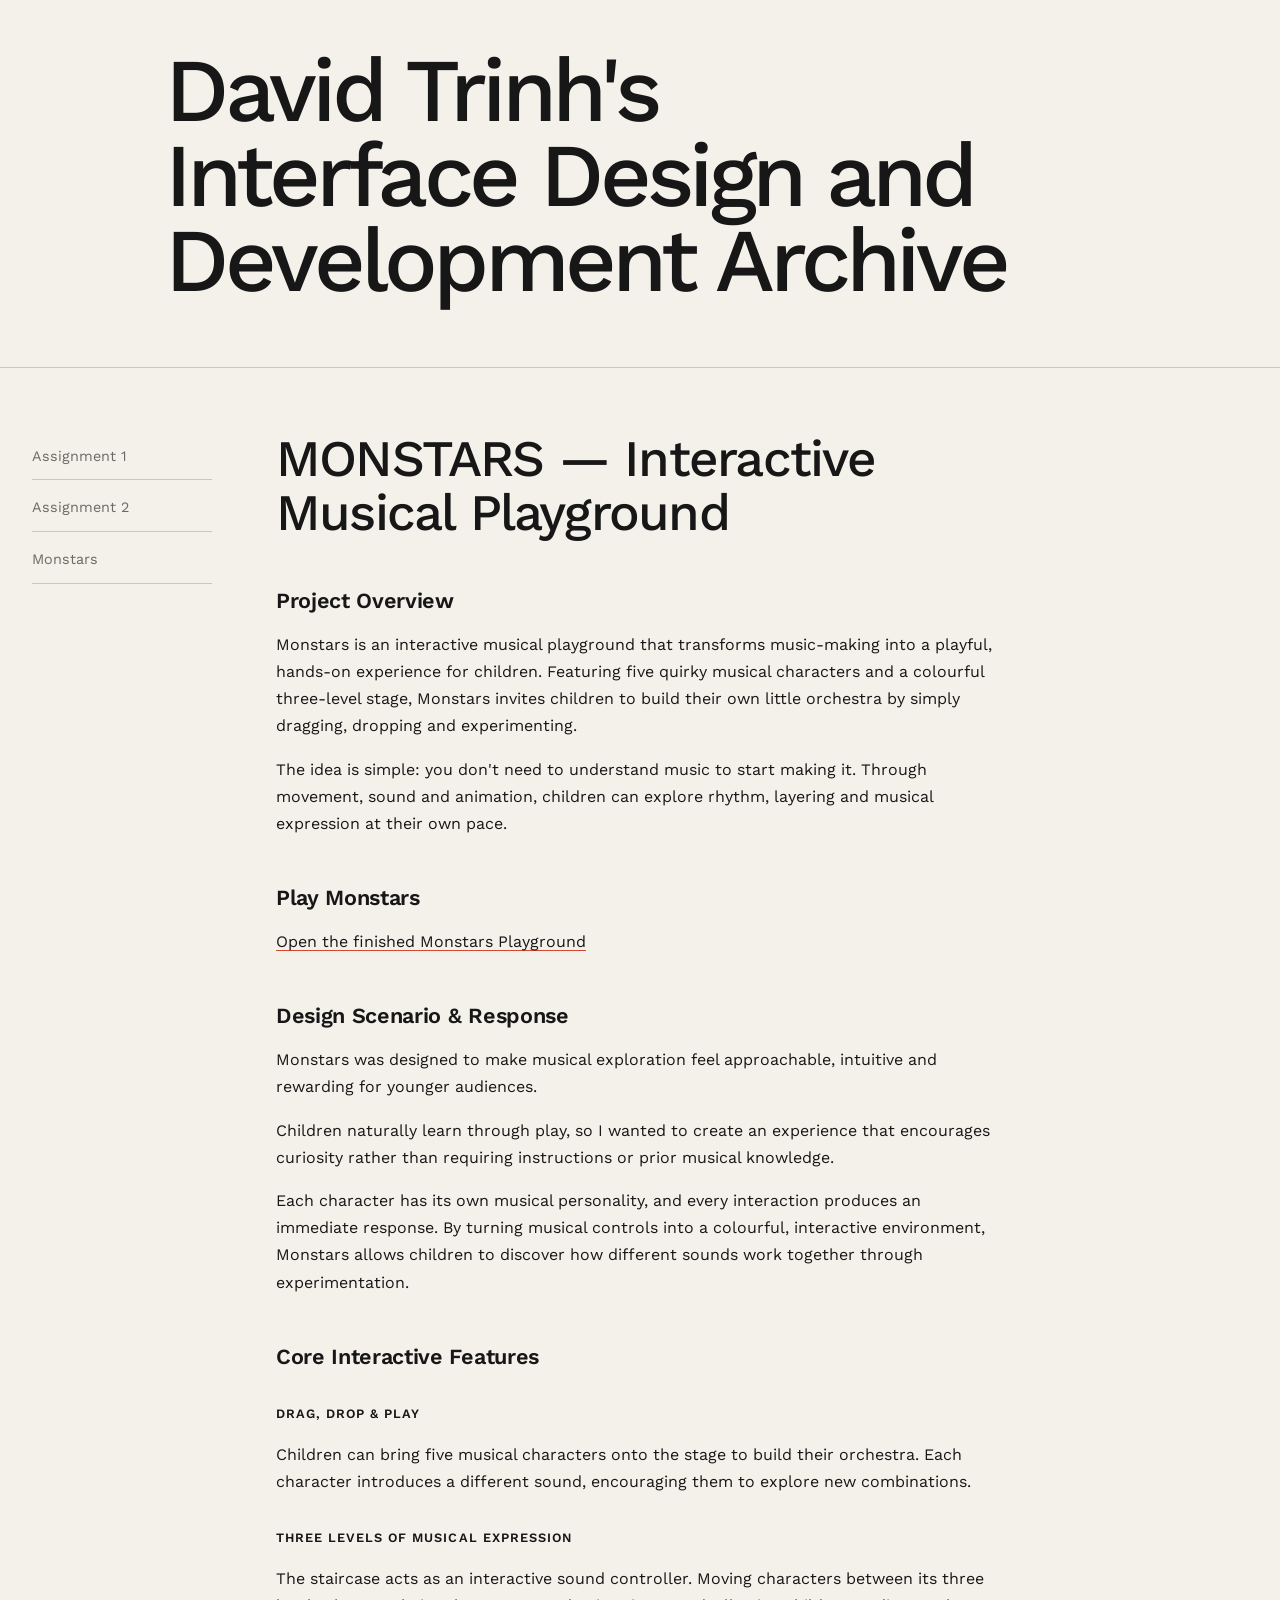
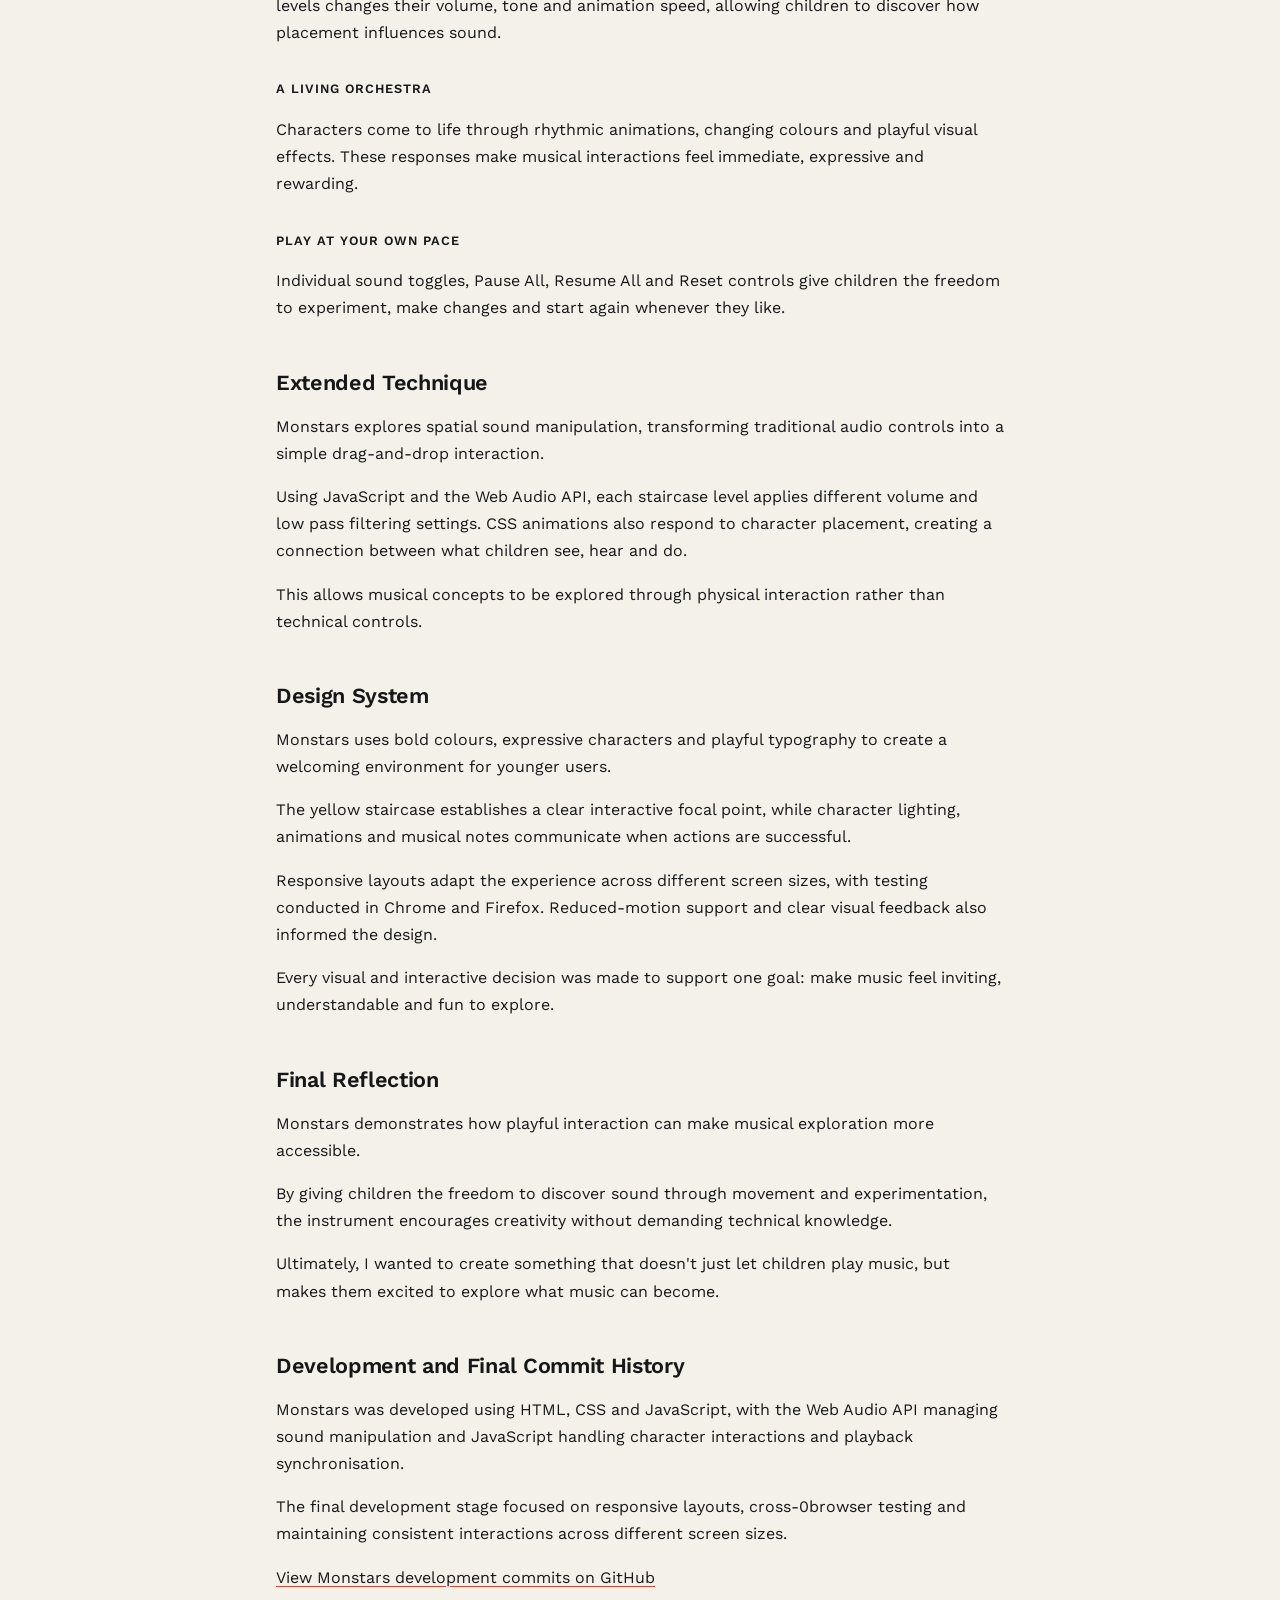
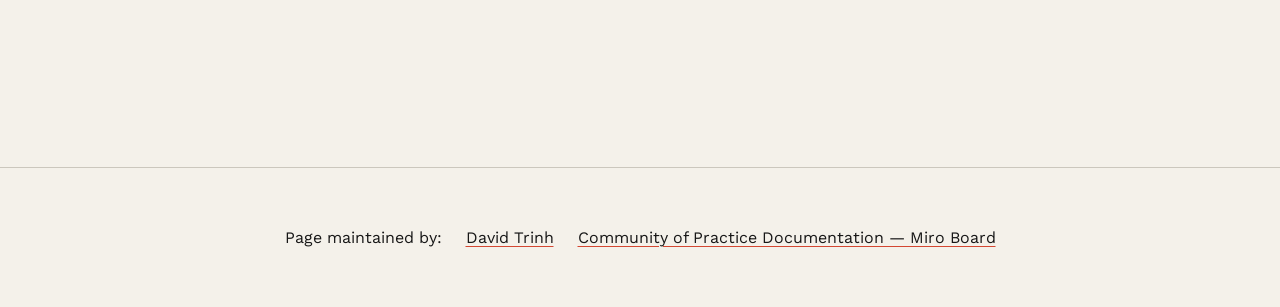
<file: index.html>
<!doctype html>
<html lang="en">
  <head>
    <meta charset="UTF-8" />
    <meta
      name="viewport"
      content="width=device-width, user-scalable=no, initial-scale=1.0, maximum-scale=1.0, minimum-scale=1.0"
    />
    <meta http-equiv="X-UA-Compatible" content="ie=edge" />

    <!-- !!!!! -->
    <!--    change this to refer to your specific page  -->
    <title>David Trinh | Interface Design and Development</title>

    <!-- !!!!! -->
    <!--  change this to your preferred icon  -->
    <!-- favicon was sourced from favicon.io but the original graphics are copyright 2020 Twitter, Inc
    and other contributors -->
    <!-- They are licensed under CC-BY 4.0 as linked below -->
    <!-- https://creativecommons.org/licenses/by/4.0/ -->
    <link rel="icon" type="image/png" href="./assets/icons/Onn.png" />

    <link rel="stylesheet" href="reset.css" />
    <link rel="stylesheet" href="style.css" />
  </head>
  <body>
    <header>
      <!-- !!!!! -->
      <!--    change this to your preferred online name  -->
      <h1>David Trinh's Interface Design and Development Archive</h1>
    </header>

    <div class="mainNavContainer">
      <nav>
        <a href="assignment1.html">Assignment 1</a>
        <a href="assignment2.html">Assignment 2</a>
        <a href="#monstars-project">Monstars</a>
      </nav>

      <main>
        <!-- Final Instrument: Monstars -->
        <section id="monstars-project">
          <h2>MONSTARS — Interactive Musical Playground</h2>

          <h3>Project Overview</h3>
          <p>
            Monstars is an interactive musical playground that transforms
            music-making into a playful, hands-on experience for children.
            Featuring five quirky musical characters and a colourful
            three-level stage, Monstars invites children to build their
            own little orchestra by simply dragging, dropping and
            experimenting.
          </p>
          <p>
            The idea is simple: you don't need to understand music to
            start making it. Through movement, sound and animation,
            children can explore rhythm, layering and musical expression
            at their own pace.
          </p>

          <h3>Play Monstars</h3>
          <p>
            <a
              href="https://davidmanhtrinh-tech.github.io/audioinstrument/monstar.html"
              target="_blank"
              rel="noopener noreferrer"
            >
              Open the finished Monstars Playground
            </a>
          </p>

          <h3>Design Scenario &amp; Response</h3>
          <p>
            Monstars was designed to make musical exploration feel
            approachable, intuitive and rewarding for younger audiences.
          </p>
          <p>
            Children naturally learn through play, so I wanted to create
            an experience that encourages curiosity rather than requiring
            instructions or prior musical knowledge.
          </p>
          <p>
            Each character has its own musical personality, and every
            interaction produces an immediate response. By turning musical
            controls into a colourful, interactive environment, Monstars
            allows children to discover how different sounds work together
            through experimentation.
          </p>

          <h3>Core Interactive Features</h3>

          <h4>Drag, Drop &amp; Play</h4>
          <p>
            Children can bring five musical characters onto the stage to
            build their orchestra. Each character introduces a different
            sound, encouraging them to explore new combinations.
          </p>

          <h4>Three Levels of Musical Expression</h4>
          <p>
            The staircase acts as an interactive sound controller.
            Moving characters between its three levels changes their
            volume, tone and animation speed, allowing children to
            discover how placement influences sound.
          </p>

          <h4>A Living Orchestra</h4>
          <p>
            Characters come to life through rhythmic animations,
            changing colours and playful visual effects. These
            responses make musical interactions feel immediate,
            expressive and rewarding.
          </p>

          <h4>Play at Your Own Pace</h4>
          <p>
            Individual sound toggles, Pause All, Resume All and Reset
            controls give children the freedom to experiment, make
            changes and start again whenever they like.
          </p>

          <h3>Extended Technique</h3>
          <p>
            Monstars explores spatial sound manipulation, transforming
            traditional audio controls into a simple drag-and-drop
            interaction.
          </p>
          <p>
            Using JavaScript and the Web Audio API, each staircase level
            applies different volume and low pass filtering settings.
            CSS animations also respond to character placement,
            creating a connection between what children see, hear and do.
          </p>
          <p>
            This allows musical concepts to be explored through physical
            interaction rather than technical controls.
          </p>

          <h3>Design System</h3>
          <p>
            Monstars uses bold colours, expressive characters and playful
            typography to create a welcoming environment for younger
            users.
          </p>
          <p>
            The yellow staircase establishes a clear interactive focal
            point, while character lighting, animations and musical
            notes communicate when actions are successful.
          </p>
          <p>
            Responsive layouts adapt the experience across different
            screen sizes, with testing conducted in Chrome and Firefox.
            Reduced-motion support and clear visual feedback also
            informed the design.
          </p>
          <p>
            Every visual and interactive decision was made to support
            one goal: make music feel inviting, understandable and
            fun to explore.
          </p>

          <h3>Final Reflection</h3>
          <p>
            Monstars demonstrates how playful interaction can make
            musical exploration more accessible.
          </p>
          <p>
            By giving children the freedom to discover sound through
            movement and experimentation, the instrument encourages
            creativity without demanding technical knowledge.
          </p>
          <p>
            Ultimately, I wanted to create something that doesn't just
            let children play music, but makes them excited to explore
            what music can become.
          </p>

          <h3>Development and Final Commit History</h3>
          <p>
            Monstars was developed using HTML, CSS and JavaScript,
            with the Web Audio API managing sound manipulation and
            JavaScript handling character interactions and playback
            synchronisation.
          </p>
          <p>
            The final development stage focused on responsive layouts,
            cross-0browser testing and maintaining consistent
            interactions across different screen sizes.
          </p>
          <p>
            <a
              href="https://github.com/davidmanhtrinh-tech/audioinstrument/commits/main/"
              target="_blank"
              rel="noopener noreferrer"
            >
              View Monstars development commits on GitHub
            </a>
          </p>
        </section>
      </main>

      <!-- this is an empty element which helps with spacing -->
      <aside></aside>
    </div>

<footer>
    <p>
      <!-- !!!!! -->
<!--    change this to your preferred online name and update link to refer to your github page  -->
        Page maintained by:
        <a href="https://github.com/davidmanhtrinh-tech" target="_blank">
            David Trinh
        </a>

        <a href="https://au.miro.com/app/board/u3jVOf5FsmM=/?share_link_id=868862354375" target="_blank">
            Community of Practice Documentation — Miro Board
        </a>
    </p>
</footer>
  </body>
</html>
</file>
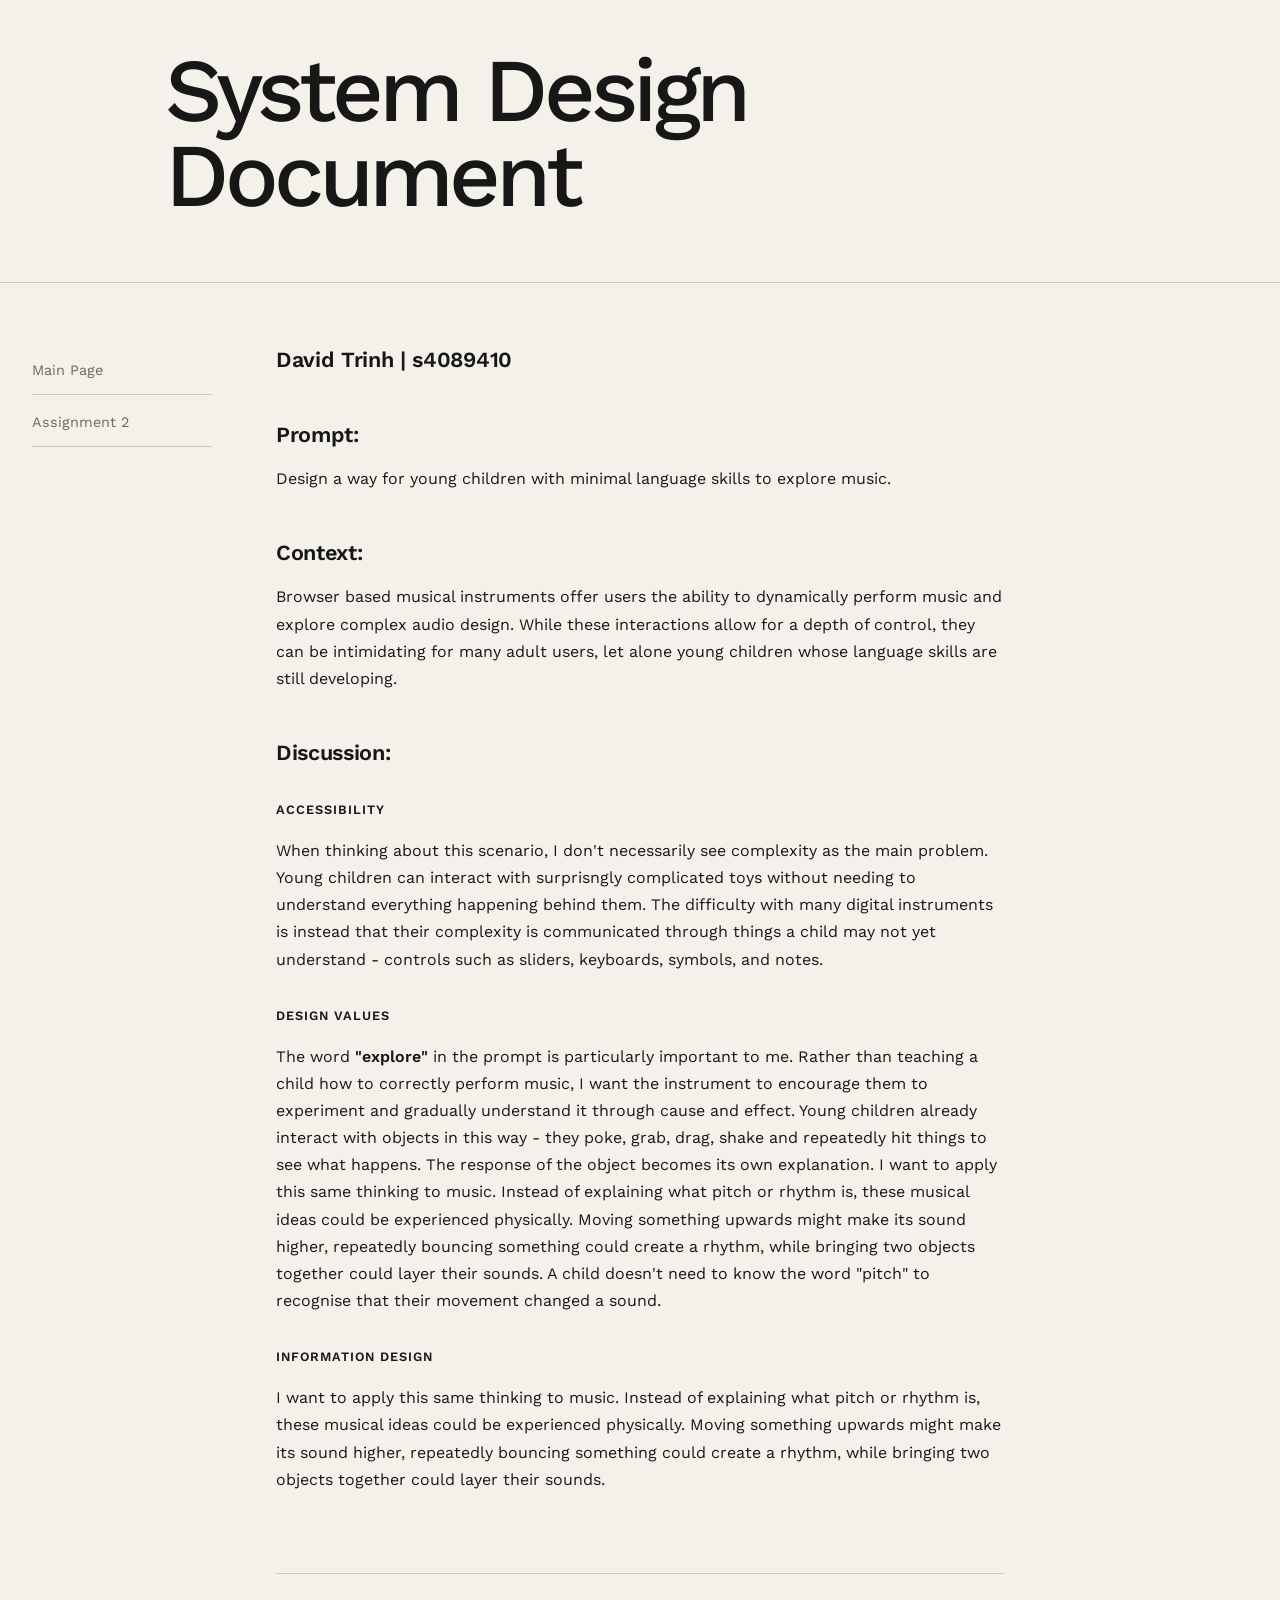
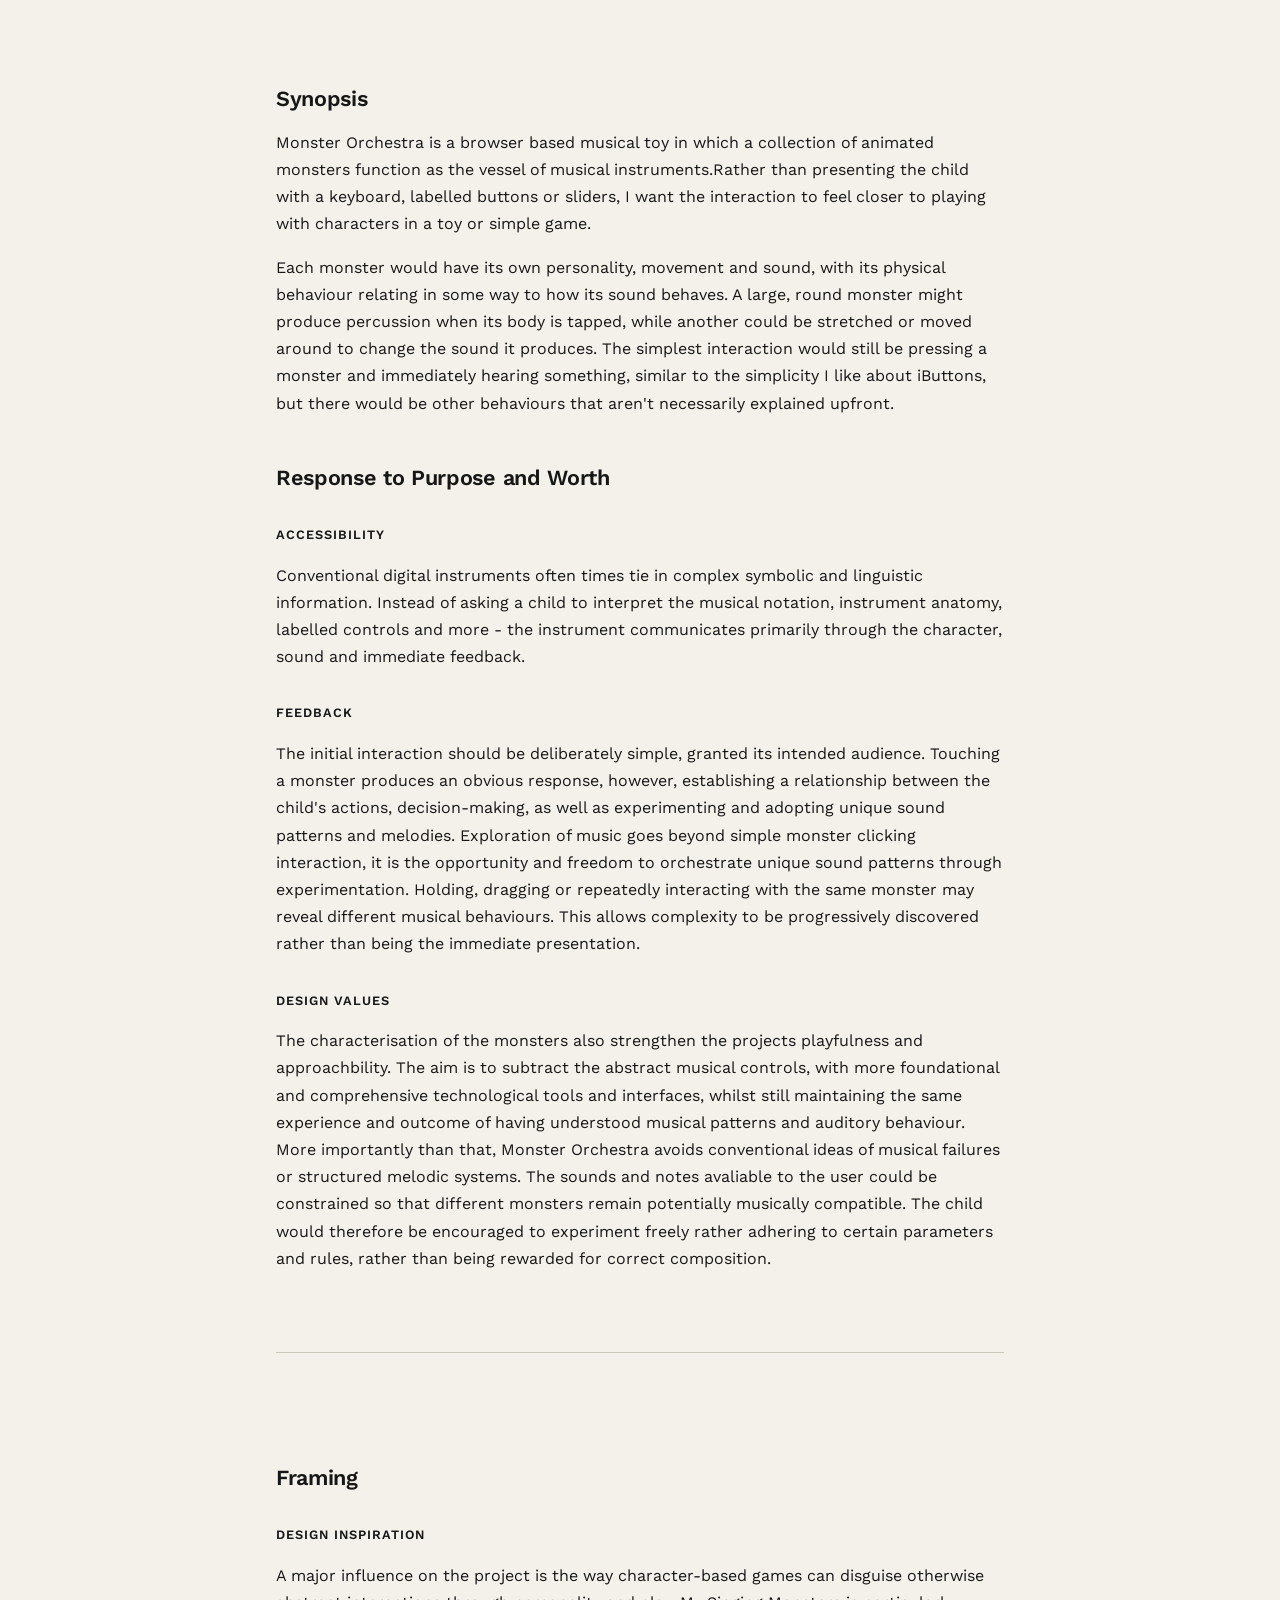
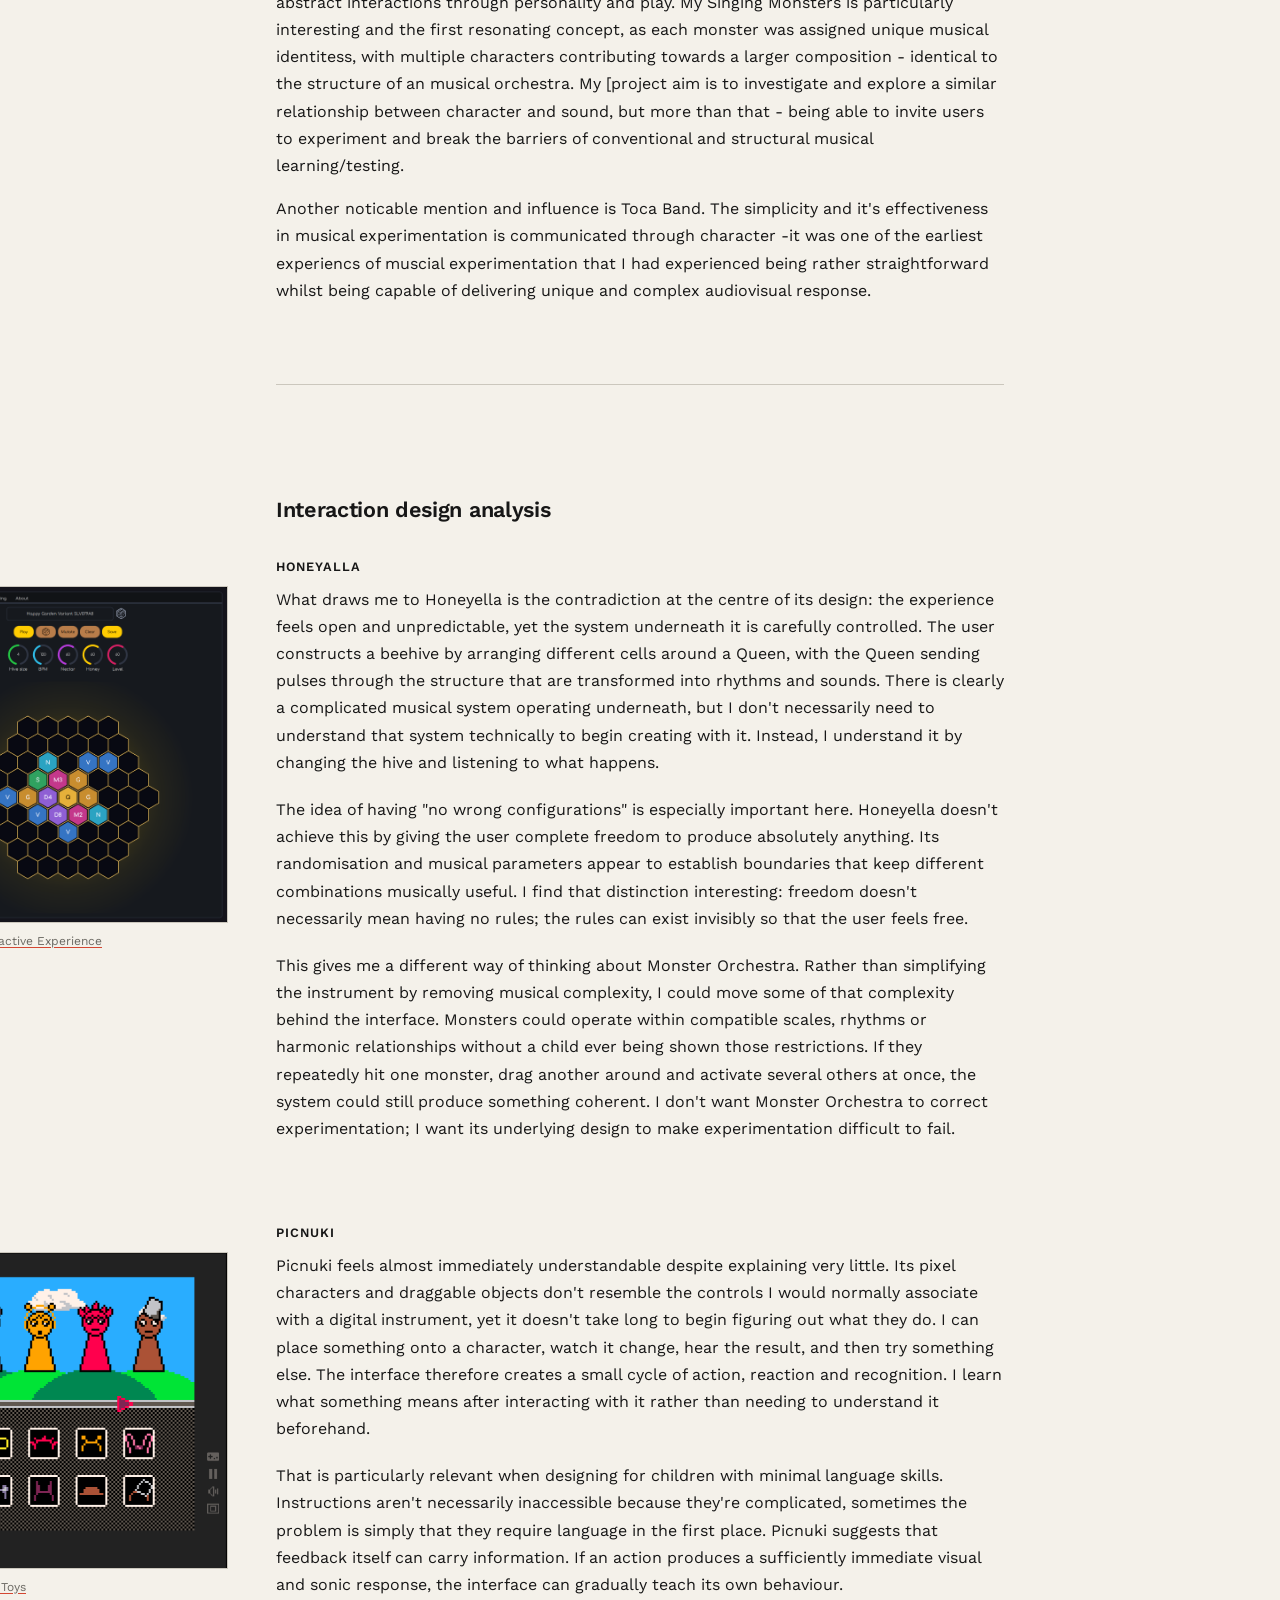
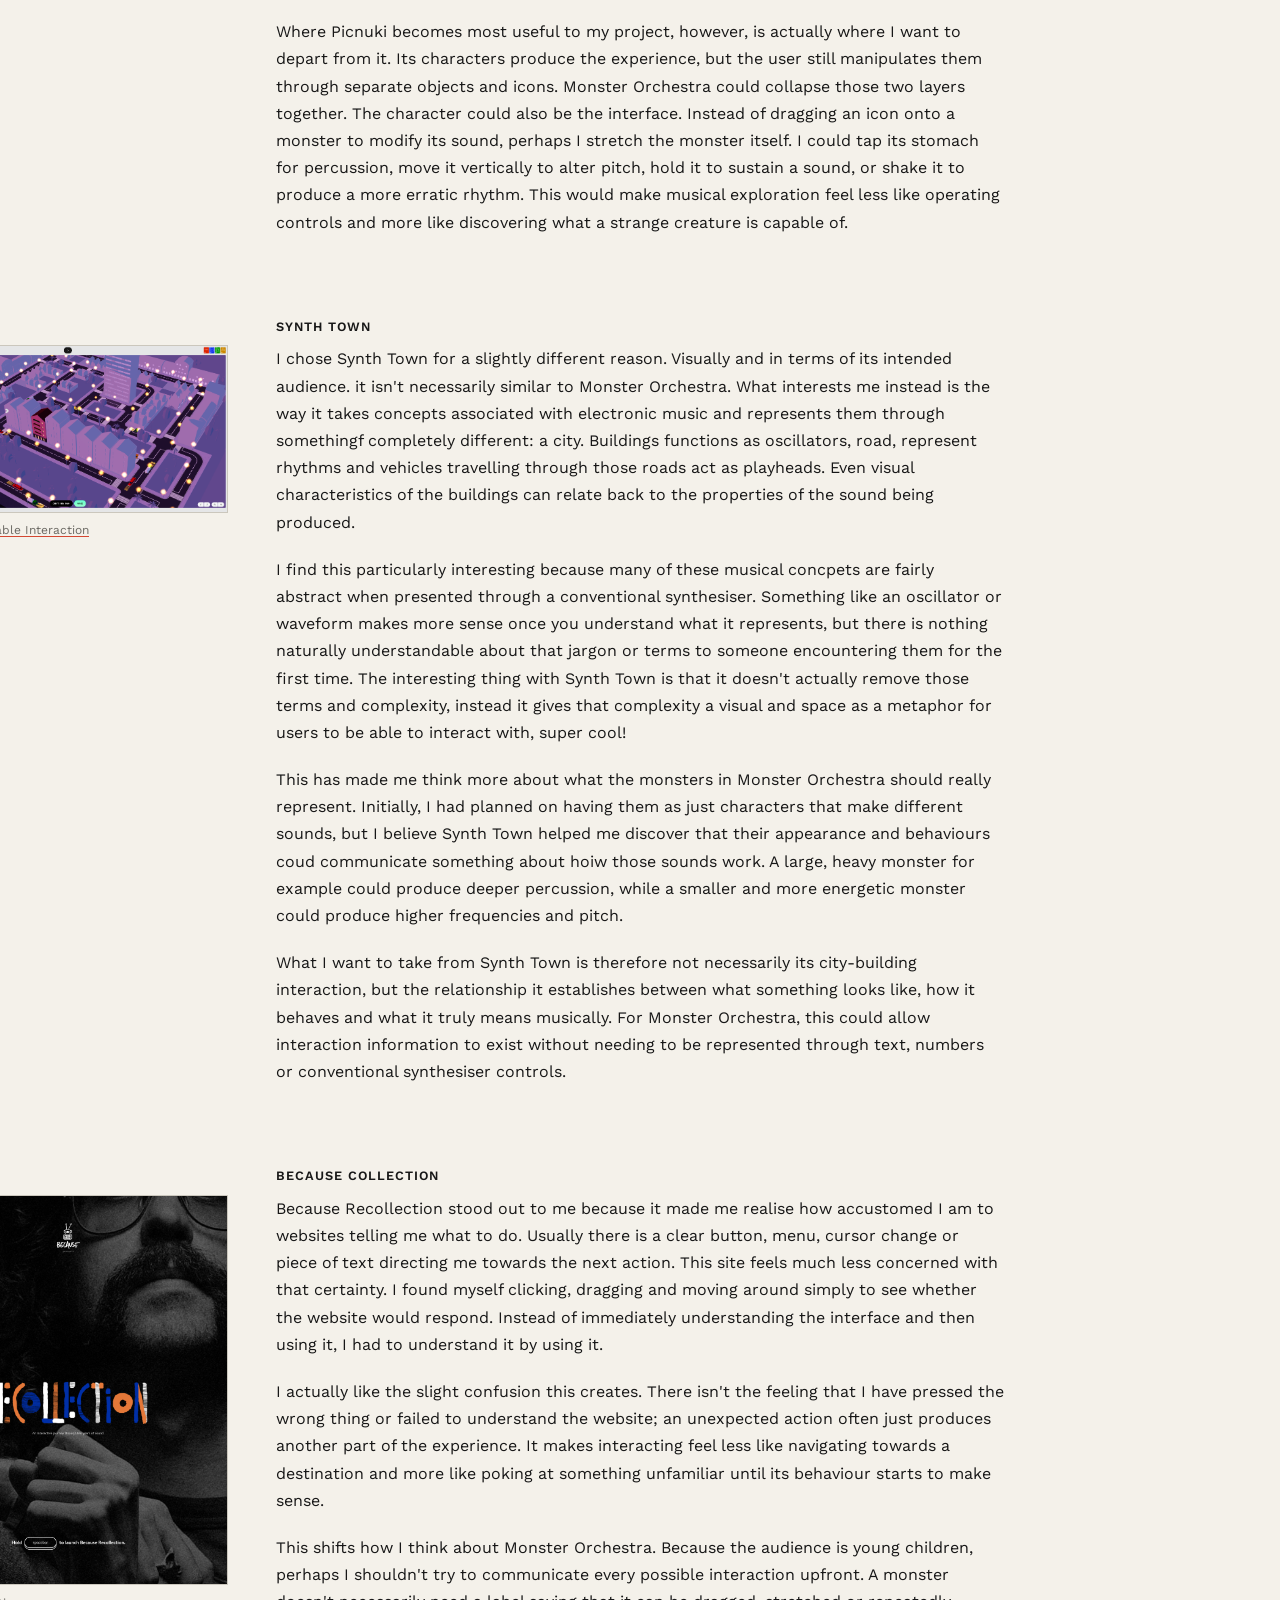
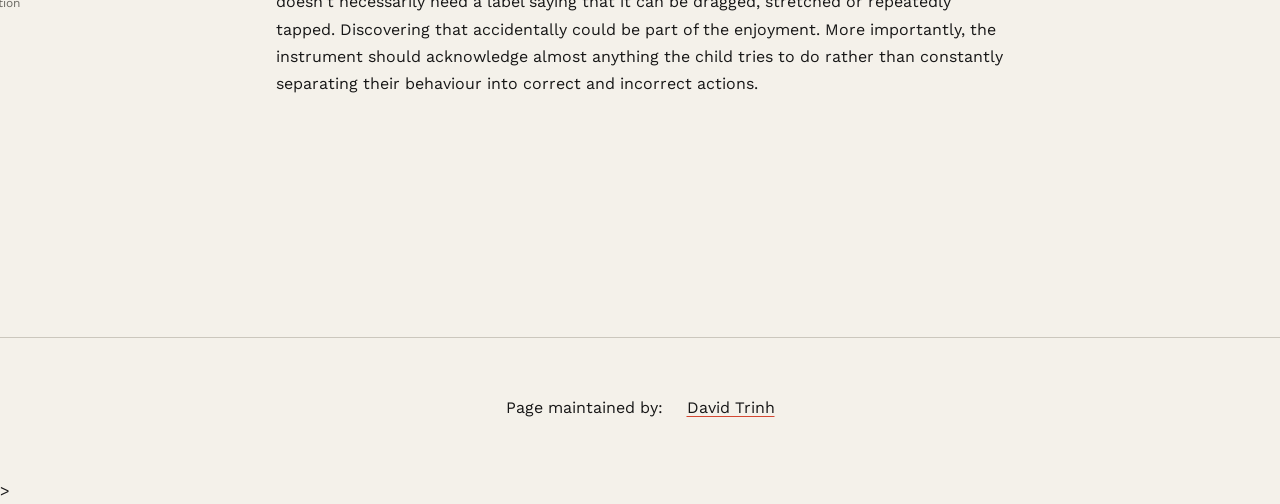
<file: assignment1.html>
<!doctype html>
<html lang="en">
<head>
    <meta charset="UTF-8">
    <meta name="viewport"
          content="width=device-width, user-scalable=no, initial-scale=1.0, maximum-scale=1.0, minimum-scale=1.0">
    <meta http-equiv="X-UA-Compatible" content="ie=edge">

<!-- !!!!! -->
<!--    change this to refer to your specific page  -->
    <title>David Trinh | Interface Design and Development</title>

<!-- !!!!! -->
<!--  change this to your preferred icon  -->
    <!-- favicon was sourced from favicon.io but the original graphics are copyright 2020 Twitter, Inc
    and other contributors -->
    <!-- They are licensed under CC-BY 4.0 as linked below -->
    <!-- https://creativecommons.org/licenses/by/4.0/ -->
    <link rel="icon" type="image/png" href="./assets/icons/Onn.png">

    <link rel="stylesheet" href="reset.css">
    <link rel="stylesheet" href="style.css">
</head>
<body>

    <header>
<!-- !!!!! -->
<!--    change this to your preferred online name  -->
        <h1>System Design Document
    </header>

    <div class="mainNavContainer">

        <nav>
            <a href="./index.html">Main Page  </a>
            <a href="assignment2.html">Assignment 2</a>
        </nav>
   <main>

            <section id="scenario-section">

                <h3 class="firstSectionHeading">David Trinh | s4089410 </h3>

                <h3>Prompt:</h3>

                <p>Design a way for young children with minimal language skills to explore music.

                <h3>Context:</h3>

                <p>
                    Browser based musical instruments offer users the ability to dynamically perform music and explore complex audio design. While these interactions allow for a depth of control, they can be intimidating for many adult users, let alone young children whose language skills are still developing.
                </p>

                <h3>Discussion:</h3>


                <h4>Accessibility</h4>

                <p>
                    When thinking about this scenario, I don't necessarily see complexity as the main problem. Young children can interact with surprisngly complicated toys without needing to understand everything happening behind them. The difficulty with many digital instruments is instead that their complexity is communicated through things  a child may not yet understand - controls such as sliders, keyboards, symbols, and notes. 
                </p>


                <h4>Design Values</h4>

                <p>
                    The word <b>"explore"</b> in the prompt is particularly important to me. Rather than teaching a child how to correctly perform music, I want the instrument to encourage them to experiment and gradually understand it through cause and effect. Young children already interact with objects in this way - they poke, grab, drag, shake and repeatedly hit things to see what happens. The response of the object becomes its own explanation. I want to apply this same thinking to music. Instead of explaining what pitch or rhythm is, these musical ideas could be experienced physically. Moving something upwards might make its sound higher, repeatedly bouncing something could create a rhythm, while bringing two objects together could layer their sounds. A child doesn't need to know the word "pitch" to recognise that their movement changed a sound.
                </p>


                <h4>Information Design</h4>

                <p>
                    I want to apply this same thinking to music. Instead of explaining what pitch or rhythm is, these musical ideas could be experienced physically. Moving something upwards might make its sound higher, repeatedly bouncing something could create a rhythm, while bringing two objects together could layer their sounds. 
                </p>

            </section>

            <section>

                <h3>Synopsis</h3>

                <p>
                  Monster Orchestra is a browser based musical toy in which a collection of animated monsters function as the vessel of musical instruments.Rather than presenting the child with a keyboard, labelled buttons or sliders, I want the interaction to feel closer to playing with characters in a toy or simple game.
                </p>
                
                <p>Each monster would have its own personality, movement and sound, with its physical behaviour relating in some way to how its sound behaves. A large, round monster might produce percussion when its body is tapped, while another could be stretched or moved around to change the sound it produces. The simplest interaction would still be pressing a monster and immediately hearing something, similar to the simplicity I like about iButtons, but there would be other behaviours that aren't necessarily explained upfront.</p>

                <h3>Response to Purpose and Worth</h3>


                <h4>Accessibility</h4>

                <p>
                    Conventional digital instruments often times tie in complex symbolic and linguistic information. Instead of asking a child to interpret the musical notation, instrument anatomy, labelled controls and more - the instrument communicates primarily through the character, sound and immediate feedback. 
                </p>


                <h4>Feedback</h4>

                <p>The initial interaction should be deliberately simple, granted its intended audience. Touching a monster produces an obvious response, however, establishing a relationship between the child's actions, decision-making, as well as experimenting and adopting unique sound patterns and melodies. Exploration of music goes beyond simple monster clicking interaction, it is the opportunity and freedom to orchestrate unique sound patterns through experimentation. Holding, dragging or repeatedly interacting with the same monster may reveal different musical behaviours. This allows complexity to be progressively discovered rather than being the immediate presentation.    
                    

                <h4>Design Values</h4>

                <p>The characterisation of the monsters also strengthen the projects playfulness and approachbility. The aim is to subtract the abstract musical controls, with more foundational and comprehensive technological tools and interfaces, whilst still maintaining the same experience and outcome of having understood musical patterns and auditory behaviour. More importantly than that, Monster Orchestra avoids conventional ideas of musical failures or structured melodic systems. The sounds and notes avaliable to the user could be constrained so that different monsters remain potentially musically compatible. The child would therefore be encouraged to experiment freely rather adhering to certain parameters and rules, rather than being rewarded for correct composition. 

            </section>

            <section>

                <h3>Framing</h3>


                <h4>Design Inspiration</h4>

                <p>
                    A major influence on the project is the way character-based games can disguise otherwise abstract interactions through personality and play. My Singing Monsters is particularly interesting and the first resonating concept, as each monster was assigned unique musical identitess, with multiple characters contributing towards a larger composition - identical to the structure of an musical orchestra. My [project aim is to investigate and explore a similar relationship between character and sound, but more than that - being able to invite users to experiment and break the barriers of conventional and structural musical learning/testing. 
                </p>

                <p>
                    Another noticable mention and influence is Toca Band. The simplicity and it's effectiveness in musical experimentation is communicated through character -it was one of the earliest experiencs of muscial experimentation that I had experienced being rather straightforward whilst being capable of delivering unique and complex audiovisual response. 
                </p>
                
          
            </section>

           <section>

    <h3>Interaction design analysis</h3>


    <h4> Honeyalla</h4>

    <div class="analysisContent">

        <figure class="analysisFigure">
            <img src="honeyella.png" alt="Honeyella musical interface">
            <figcaption> <a href="https://honeyella.com/" target="_blank" rel="noopener noferrer"> Honeyella Interactive Experience</a></figcaption>
        </figure>

        <div class="analysisText">

            <p>
               What draws me to Honeyella is the contradiction at the centre of its design: the experience feels open and unpredictable, yet the system underneath it is carefully controlled. The user constructs a beehive by arranging different cells around a Queen, with the Queen sending pulses through the structure that are transformed into rhythms and sounds. There is clearly a complicated musical system operating underneath, but I don't necessarily need to understand that system technically to begin creating with it. Instead, I understand it by changing the hive and listening to what happens. 
            </p>

            <p>
               The idea of having "no wrong configurations" is especially important here. Honeyella doesn't achieve this by giving the user complete freedom to produce absolutely anything. Its randomisation and musical parameters appear to establish boundaries that keep different combinations musically useful. I find that distinction interesting: freedom doesn't necessarily mean having no rules; the rules can exist invisibly so that the user feels free.
            </p>

            <p>
                This gives me a different way of thinking about Monster Orchestra. Rather than simplifying the instrument by removing musical complexity, I could move some of that complexity behind the interface. Monsters could operate within compatible scales, rhythms or harmonic relationships without a child ever being shown those restrictions. If they repeatedly hit one monster, drag another around and activate several others at once, the system could still produce something coherent. I don't want Monster Orchestra to correct experimentation; I want its underlying design to make experimentation difficult to fail.
            </p>

        </div>

    </div>

    <h4>Picnuki </h4>

    <div class="analysisContent">

        <figure class="analysisFigure">
            <img src="picnuki.png" alt="Picnuki musical toy interface">
            <figcaption><a href="https://soundole.itch.io/picunki?utm_source" target="_blank" rel="noopener noferrer">Picnuki Musical Toys</a></figcaption>
        </figure>

        <div class="analysisText">

            <p>
               Picnuki feels almost immediately understandable despite explaining very little. Its pixel characters and draggable objects don't resemble the controls I would normally associate with a digital instrument, yet it doesn't take long to begin figuring out what they do. I can place something onto a character, watch it change, hear the result, and then try something else. The interface therefore creates a small cycle of action, reaction and recognition. I learn what something means after interacting with it rather than needing to understand it beforehand.
            </p>

            <p>
                That is particularly relevant when designing for children with minimal language skills. Instructions aren't necessarily inaccessible because they're complicated, sometimes the problem is simply that they require language in the first place. Picnuki suggests that feedback itself can carry information. If an action produces a sufficiently immediate visual and sonic response, the interface can gradually teach its own behaviour.
            </p>

            <p>
               Where Picnuki becomes most useful to my project, however, is actually where I want to depart from it. Its characters produce the experience, but the user still manipulates them through separate objects and icons. Monster Orchestra could collapse those two layers together. The character could also be the interface. Instead of dragging an icon onto a monster to modify its sound, perhaps I stretch the monster itself. I could tap its stomach for percussion, move it vertically to alter pitch, hold it to sustain a sound, or shake it to produce a more erratic rhythm. This would make musical exploration feel less like operating controls and more like discovering what a strange creature is capable of.
            </p>

        </div>

    </div>


    <h4>Synth Town </h4>

    <div class="analysisContent">

        <figure class="analysisFigure">
            <img src="synthcity.png" alt="Synth Town musical interface">
            <figcaption><a href="https://synth.town/play/8f61f03b-827e-48cf-ac50-cafbddd71b2c" target="_blank" ref="noopener noferrer"> Synth City Playable Interaction</a></figcaption>
        </figure>

        <div class="analysisText">

            <p>
                I chose Synth Town for a slightly different reason. Visually and in terms of its intended audience. it isn't necessarily similar to Monster Orchestra. What interests me instead is the way it takes concepts associated with electronic music and represents them through somethingf completely different: a city. Buildings functions as oscillators, road, represent rhythms and vehicles travelling through those roads act as playheads. Even visual characteristics of the buildings can relate back to the properties of the sound being produced.
            </p>

            <p>
                I find this particularly interesting because many of these musical concpets are fairly abstract when presented through a conventional synthesiser. Something like an oscillator or waveform makes more sense once you understand what it represents, but there is nothing naturally understandable about that jargon or terms to someone encountering them for the first time. The interesting thing with Synth Town is that it doesn't actually remove those terms and complexity, instead it gives that complexity a visual and space as a metaphor for users to be able to interact with, super cool!
            </p>

            <p>
                This has made me think more about what the monsters in Monster Orchestra should really represent. Initially, I had planned on having them as just characters that make different sounds, but I believe Synth Town helped me discover that their appearance and behaviours coud communicate something about hoiw those sounds work. A large, heavy monster for example could produce deeper percussion, while a smaller and more energetic monster could produce higher frequencies and pitch.
            </p>

            <p>
                What I want to take from Synth Town is therefore not necessarily its city-building interaction, but the relationship it establishes between what something looks like, how it behaves and what it truly means musically. For Monster Orchestra, this could allow interaction information to exist without needing to be represented through text, numbers or conventional synthesiser controls.
            </p>
       
        </div>

    </div>


    <h4>Because Collection</h4>

     <div class="analysisContent">

        <figure class="analysisFigure">
            <img src="Becausecollection.png" alt="Synth Town musical interface">
            <figcaption><a>Because Collection</a> </figcaption>
        </figure>

        <div class="analysisText">

            <p>
                Because Recollection stood out to me because it made me realise how accustomed I am to websites telling me what to do. Usually there is a clear button, menu, cursor change or piece of text directing me towards the next action. This site feels much less concerned with that certainty. I found myself clicking, dragging and moving around simply to see whether the website would respond. Instead of immediately understanding the interface and then using it, I had to understand it by using it.
            </p>

            <p>
                I actually like the slight confusion this creates. There isn't the feeling that I have pressed the wrong thing or failed to understand the website; an unexpected action often just produces another part of the experience. It makes interacting feel less like navigating towards a destination and more like poking at something unfamiliar until its behaviour starts to make sense.
            </p>

            <p>
                This shifts how I think about Monster Orchestra. Because the audience is young children, perhaps I shouldn't try to communicate every possible interaction upfront. A monster doesn't necessarily need a label saying that it can be dragged, stretched or repeatedly tapped. Discovering that accidentally could be part of the enjoyment. More importantly, the instrument should acknowledge almost anything the child tries to do rather than constantly separating their behaviour into correct and incorrect actions.
            </p>

          
        </div>

    </div>


</section>

        </main>


        <!-- this is an empty element which helps with spacing -->
        <aside></aside>

    </div>

    <footer>

        <p>
<!-- !!!!! -->
<!--    change this to your preferred online name and update link to refer to your github page  -->
            Page maintained by:
            <a href="https://github.com/davidmanhtrinh-tech" target="_blank">
            David Trinh 
            </a>
        </p>

    </footer>
</body>
</html>>
</file>
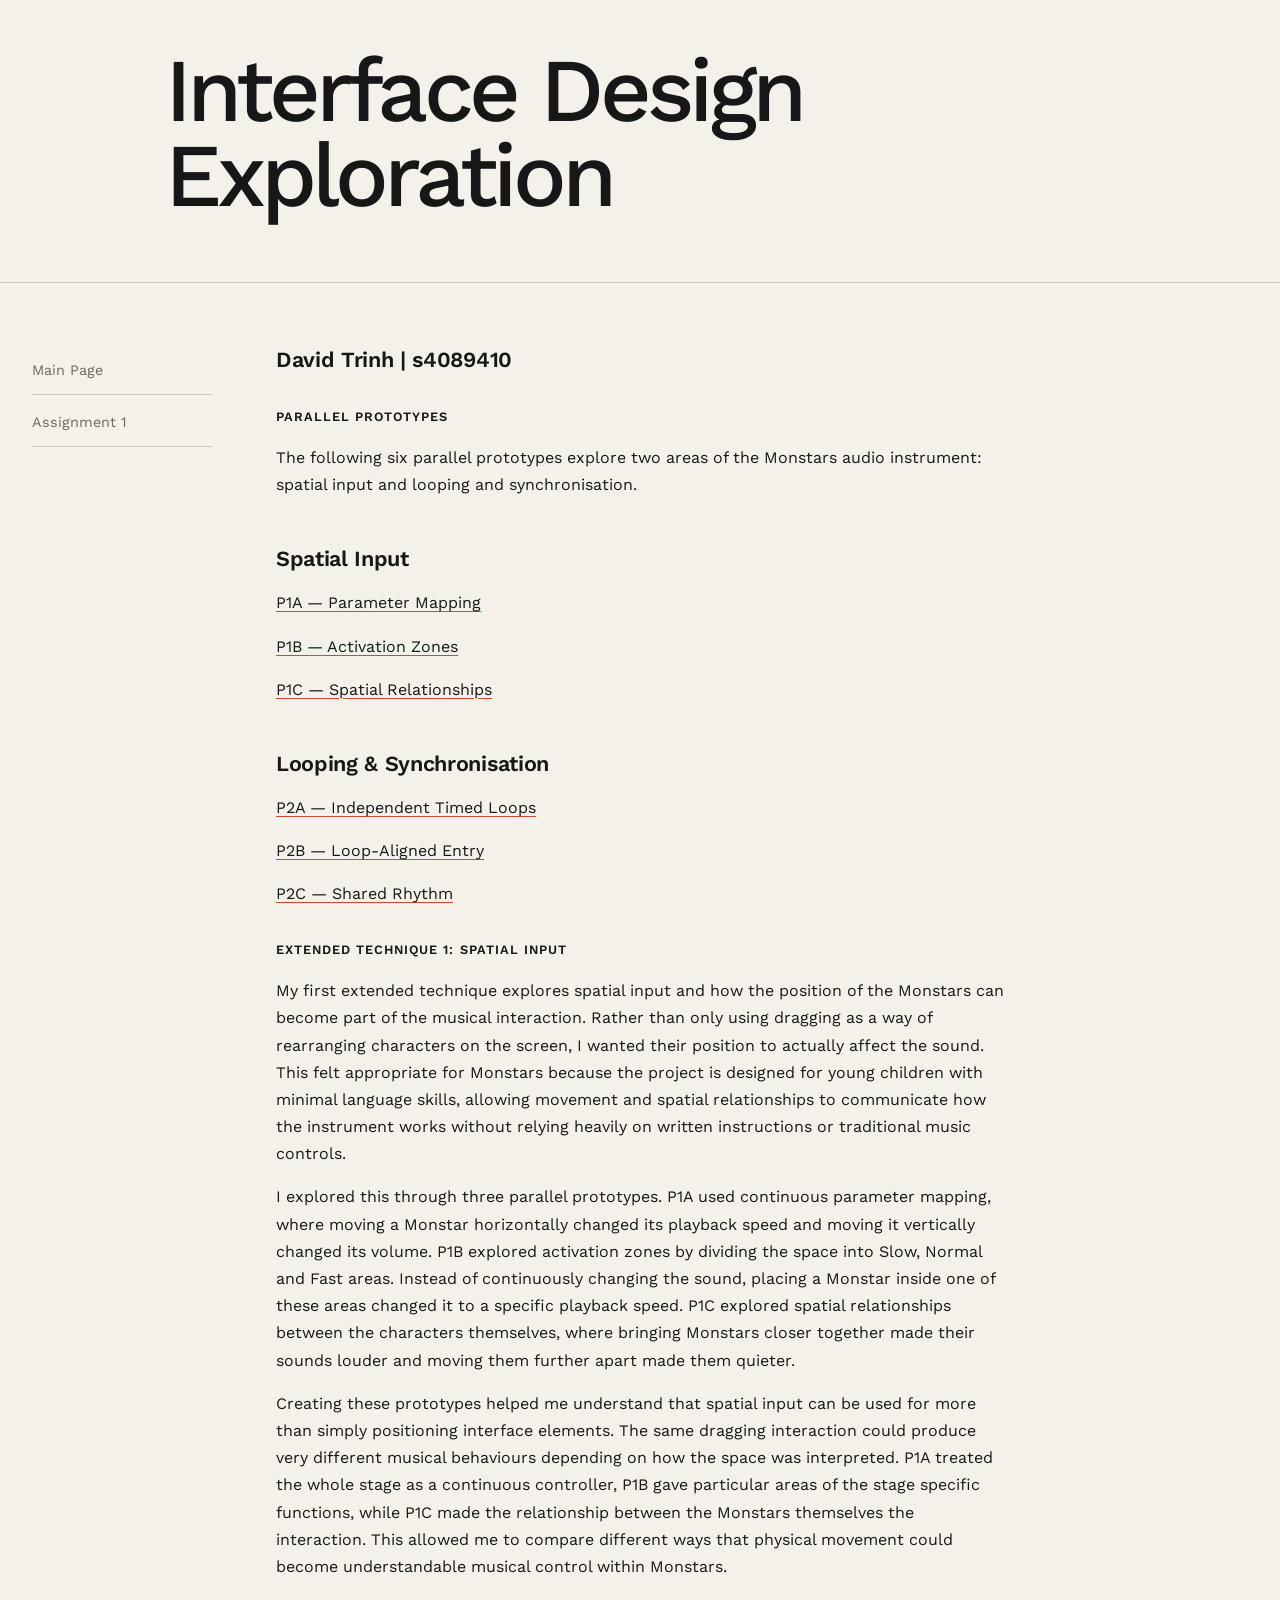
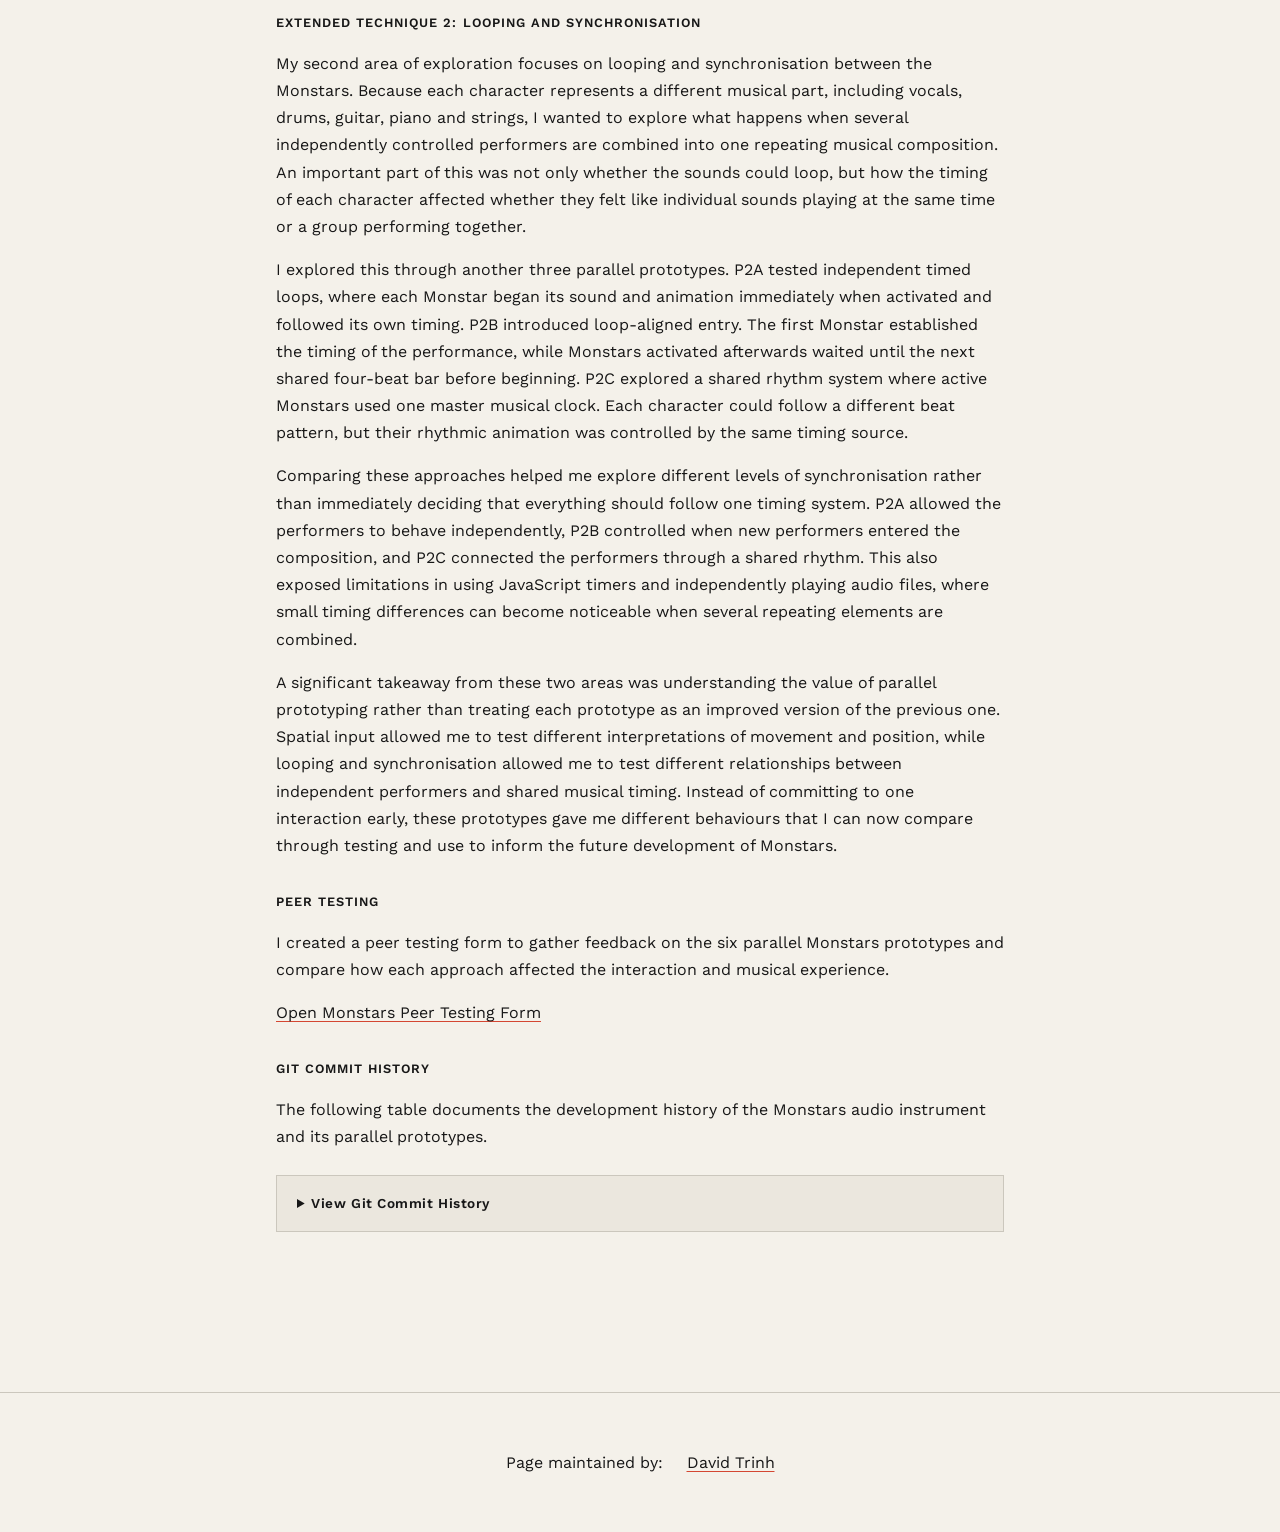
<file: assignment2.html>
<!doctype html>
<html lang="en">
<head>
    <meta charset="UTF-8">
    <meta name="viewport"
          content="width=device-width, user-scalable=no, initial-scale=1.0, maximum-scale=1.0, minimum-scale=1.0">
    <meta http-equiv="X-UA-Compatible" content="ie=edge">

<!-- !!!!! -->
<!--    change this to refer to your specific page  -->
   <title>David Trinh | Interface Design and Development</title>

<!-- !!!!! -->
<!--  change this to your preferred icon  -->
    <!-- favicon was sourced from favicon.io but the original graphics are copyright 2020 Twitter, Inc
    and other contributors -->
    <!-- They are licensed under CC-BY 4.0 as linked below -->
    <!-- https://creativecommons.org/licenses/by/4.0/ -->
    <link rel="icon" type="image/png" href="./assets/icons/Onn.png">

    <link rel="stylesheet" href="reset.css">
    <link rel="stylesheet" href="style.css">
</head>

<body>

    <header>
<!-- !!!!! -->
<!--    change this to your preferred online name  -->
        <h1>Interface Design Exploration</h1>
    </header>

    <div class="mainNavContainer">

        <nav>
            <a href="./index.html">Main Page  </a>
            <a href="assignment1.html">Assignment 1</a>
        </nav>

        <main>

            <section id="scenario-section">

                <h3 class="firstSectionHeading">David Trinh | s4089410 </h3>

<h4>Parallel Prototypes</h4>

<p>
    The following six parallel prototypes explore two areas of the Monstars
    audio instrument: spatial input and looping and synchronisation.
</p>

<h3>Spatial Input</h3>

<p>
    <a href="https://davidmanhtrinh-tech.github.io/audioinstrument/p1a/monstar.html" target="_blank">
        P1A — Parameter Mapping
    </a>
</p>

<p>
    <a href="https://davidmanhtrinh-tech.github.io/audioinstrument/p1b/monstar.html" target="_blank">
        P1B — Activation Zones
    </a>
</p>

<p>
    <a href="https://davidmanhtrinh-tech.github.io/audioinstrument/p1c/monstar.html" target="_blank">
        P1C — Spatial Relationships
    </a>
</p>


<h3>Looping & Synchronisation</h3>

<p>
    <a href="https://davidmanhtrinh-tech.github.io/audioinstrument/p2a/monstar.html" target="_blank">
        P2A — Independent Timed Loops
    </a>
</p>

<p>
    <a href="https://davidmanhtrinh-tech.github.io/audioinstrument/p2b/monstar.html" target="_blank">
        P2B — Loop-Aligned Entry
    </a>
</p>

<p>
    <a href="https://davidmanhtrinh-tech.github.io/audioinstrument/p2c/monstar.html" target="_blank">
        P2C — Shared Rhythm
    </a>
</p>


                <h4>Extended Technique 1: Spatial Input</h4>

                <p>
                    My first extended technique explores spatial input and how the position of the Monstars can become part of the musical interaction. Rather than only using dragging as a way of rearranging characters on the screen, I wanted their position to actually affect the sound. This felt appropriate for Monstars because the project is designed for young children with minimal language skills, allowing movement and spatial relationships to communicate how the instrument works without relying heavily on written instructions or traditional music controls.
                </p>

                <p>
                    I explored this through three parallel prototypes. P1A used continuous parameter mapping, where moving a Monstar horizontally changed its playback speed and moving it vertically changed its volume. P1B explored activation zones by dividing the space into Slow, Normal and Fast areas. Instead of continuously changing the sound, placing a Monstar inside one of these areas changed it to a specific playback speed. P1C explored spatial relationships between the characters themselves, where bringing Monstars closer together made their sounds louder and moving them further apart made them quieter.
                </p>

                <p>
                    Creating these prototypes helped me understand that spatial input can be used for more than simply positioning interface elements. The same dragging interaction could produce very different musical behaviours depending on how the space was interpreted. P1A treated the whole stage as a continuous controller, P1B gave particular areas of the stage specific functions, while P1C made the relationship between the Monstars themselves the interaction. This allowed me to compare different ways that physical movement could become understandable musical control within Monstars.
                </p>


                <h4>Extended Technique 2: Looping and Synchronisation</h4>

                <p>
                    My second area of exploration focuses on looping and synchronisation between the Monstars. Because each character represents a different musical part, including vocals, drums, guitar, piano and strings, I wanted to explore what happens when several independently controlled performers are combined into one repeating musical composition. An important part of this was not only whether the sounds could loop, but how the timing of each character affected whether they felt like individual sounds playing at the same time or a group performing together.
                </p>

                <p>
                    I explored this through another three parallel prototypes. P2A tested independent timed loops, where each Monstar began its sound and animation immediately when activated and followed its own timing. P2B introduced loop-aligned entry. The first Monstar established the timing of the performance, while Monstars activated afterwards waited until the next shared four-beat bar before beginning. P2C explored a shared rhythm system where active Monstars used one master musical clock. Each character could follow a different beat pattern, but their rhythmic animation was controlled by the same timing source.
                </p>

                <p>
                    Comparing these approaches helped me explore different levels of synchronisation rather than immediately deciding that everything should follow one timing system. P2A allowed the performers to behave independently, P2B controlled when new performers entered the composition, and P2C connected the performers through a shared rhythm. This also exposed limitations in using JavaScript timers and independently playing audio files, where small timing differences can become noticeable when several repeating elements are combined.
                </p>

                <p>
                    A significant takeaway from these two areas was understanding the value of parallel prototyping rather than treating each prototype as an improved version of the previous one. Spatial input allowed me to test different interpretations of movement and position, while looping and synchronisation allowed me to test different relationships between independent performers and shared musical timing. Instead of committing to one interaction early, these prototypes gave me different behaviours that I can now compare through testing and use to inform the future development of Monstars.
                </p>


               

                <h4>Peer Testing</h4>

<p>
    I created a peer testing form to gather feedback on the six parallel
    Monstars prototypes and compare how each approach affected the interaction
    and musical experience.
</p>

<p>
    <a href="https://forms.cloud.microsoft/Pages/ResponsePage.aspx?id=cTYy0b7NF0S01L2yS1Exa2xdfpYZQE9JvYxV8p8qkgRUN1VaM1g4SFFGODJGMDBTSEE4WUlQSFkwRy4u" target="_blank">
        Open Monstars Peer Testing Form
    </a>
</p>


 <h4>Git Commit History</h4>

                <p>
                    The following table documents the development history of the Monstars audio instrument and its parallel prototypes.
                </p>
                <details class="commitHistory">

                    <summary>View Git Commit History</summary>

                    <div class="commitTableContainer">

                        <table>

                            <thead>
                                <tr>
                                    <th>Author</th>
                                    <th>Date</th>
                                    <th>Subject</th>
                                    <th>Body</th>
                                </tr>
                            </thead>

                            <tbody>

                                <tr>
                                    <td>davidmanhtrinh-tech</td>
                                    <td>Wed Aug 12 14:49:47 2026 +1000</td>
                                    <td>added modal</td>
                                    <td>undefined</td>
                                </tr>

                                <tr>
                                    <td>davidmanhtrinh-tech</td>
                                    <td>Wed Aug 12 14:56:37 2026 +1000</td>
                                    <td>added our audio Init</td>
                                    <td>undefined</td>
                                </tr>

                                <tr>
                                    <td>davidmanhtrinh-tech</td>
                                    <td>Wed Aug 12 14:59:20 2026 +1000</td>
                                    <td>Id was spaced apart</td>
                                    <td>undefined</td>
                                </tr>

                                <tr>
                                    <td>davidmanhtrinh-tech</td>
                                    <td>Wed Aug 12 15:55:32 2026 +1000</td>
                                    <td>added design system in css</td>
                                    <td>undefined</td>
                                </tr>

                                <tr>
                                    <td>davidmanhtrinh-tech</td>
                                    <td>Wed Aug 12 16:10:35 2026 +1000</td>
                                    <td>playing around</td>
                                    <td>undefined</td>
                                </tr>

                                <tr>
                                    <td>davidmanhtrinh-tech</td>
                                    <td>Wed Aug 12 16:12:44 2026 +1000</td>
                                    <td>CSS designing</td>
                                    <td>undefined</td>
                                </tr>

                                <tr>
                                    <td>davidmanhtrinh-tech</td>
                                    <td>Wed Aug 19 15:59:15 2026 +1000</td>
                                    <td>added in css and js - inputted js edge</td>
                                    <td>undefined</td>
                                </tr>

                                <tr>
                                    <td>davidmanhtrinh-tech</td>
                                    <td>Wed Aug 19 16:23:34 2026 +1000</td>
                                    <td>added in an SVG graphic of a personally designed characted and began implementing dragging inputs</td>
                                    <td>undefined</td>
                                </tr>

                                <tr>
                                    <td>davidmanhtrinh-tech</td>
                                    <td>Wed Aug 26 14:10:40 2026 +1000</td>
                                    <td>added audio and play/pause</td>
                                    <td>undefined</td>
                                </tr>

                                <tr>
                                    <td>davidmanhtrinh-tech</td>
                                    <td>Wed Aug 26 16:30:43 2026 +1000</td>
                                    <td>monstars</td>
                                    <td>undefined</td>
                                </tr>

                                <tr>
                                    <td>davidmanhtrinh-tech</td>
                                    <td>Wed Aug 26 18:43:38 2026 +1000</td>
                                    <td>dragging function troubleshoot</td>
                                    <td>undefined</td>
                                </tr>

                                <tr>
                                    <td>davidmanhtrinh-tech</td>
                                    <td>Wed Sep 9 15:58:41 2026 +1000</td>
                                    <td>monstar</td>
                                    <td>undefined</td>
                                </tr>

                                <tr>
                                    <td>davidmanhtrinh-tech</td>
                                    <td>Tue Sep 22 17:40:57 2026 +1000</td>
                                    <td>Adding in samples</td>
                                    <td>undefined</td>
                                </tr>

                                <tr>
                                    <td>davidmanhtrinh-tech</td>
                                    <td>Wed Sep 23 10:46:03 2026 +1000</td>
                                    <td>Update monstar.html</td>
                                    <td>undefined</td>
                                </tr>

                                <tr>
                                    <td>davidmanhtrinh-tech</td>
                                    <td>Wed Sep 23 11:44:09 2026 +1000</td>
                                    <td>Develop Monstars performance stage prototype</td>
                                    <td>undefined</td>
                                </tr>

                                <tr>
                                    <td>davidmanhtrinh-tech</td>
                                    <td>Thu Sep 24 18:08:52 2026 +1000</td>
                                    <td>Add spatial audio parameter mapping to performance stage</td>
                                    <td>undefined</td>
                                </tr>

                                <tr>
                                    <td>davidmanhtrinh-tech</td>
                                    <td>Fri Sep 25 00:10:03 2026 +1000</td>
                                    <td>Build P1B musical playground with activation zones</td>
                                    <td>undefined</td>
                                </tr>

                                <tr>
                                    <td>davidmanhtrinh-tech</td>
                                    <td>Sat Sep 26 21:08:52 2026 +1000</td>
                                    <td>Add spatial relationships between Monstars</td>
                                    <td>undefined</td>
                                </tr>

                                <tr>
                                    <td>davidmanhtrinh-tech</td>
                                    <td>Mon Sep 28 12:22:25 2026 +1000</td>
                                    <td>I added an independent timed loops for Monstars</td>
                                    <td>undefined</td>
                                </tr>

                                <tr>
                                    <td>davidmanhtrinh-tech</td>
                                    <td>Mon Sep 28 13:21:17 2026 +1000</td>
                                    <td>Added loop aligned cycles for monstars</td>
                                    <td>undefined</td>
                                </tr>

                                <tr>
                                    <td>davidmanhtrinh-tech</td>
                                    <td>Mon Sep 28 14:14:37 2026 +1000</td>
                                    <td>created a shared rhythm system for Monstars</td>
                                    <td>undefined</td>
                                </tr>

                                <tr>
                                    <td>davidmanhtrinh-tech</td>
                                    <td>Mon Sep 28 22:32:12 2026 +1000</td>
                                    <td>added in the updated SVG files of the Monstars</td>
                                    <td>undefined</td>
                                </tr>

                                <tr>
                                    <td>davidmanhtrinh-tech</td>
                                    <td>Mon Sep 28 22:36:02 2026 +1000</td>
                                    <td>Removed Figma Background</td>
                                    <td>undefined</td>
                                </tr>

                                <tr>
                                    <td>davidmanhtrinh-tech</td>
                                    <td>Mon Sep 28 22:42:41 2026 +1000</td>
                                    <td>I simply updated the the solid background colour to a gradient colour.</td>
                                    <td>undefined</td>
                                </tr>

                                <tr>
                                    <td>davidmanhtrinh-tech</td>
                                    <td>Mon Sep 28 23:00:41 2026 +1000</td>
                                    <td>Changed solid background to gradient background</td>
                                    <td>undefined</td>
                                </tr>

                                <tr>
                                    <td>davidmanhtrinh-tech</td>
                                    <td>Mon Sep 28 23:01:21 2026 +1000</td>
                                    <td>Update monstar.html</td>
                                    <td>undefined</td>
                                </tr>

                                <tr>
                                    <td>davidmanhtrinh-tech</td>
                                    <td>Mon Sep 28 23:02:06 2026 +1000</td>
                                    <td>Update monstar.html</td>
                                    <td>undefined</td>
                                </tr>

                                <tr>
                                    <td>davidmanhtrinh-tech</td>
                                    <td>Mon Sep 28 23:05:57 2026 +1000</td>
                                    <td>Update monstar.html</td>
                                    <td>undefined</td>
                                </tr>

                                <tr>
                                    <td>davidmanhtrinh-tech</td>
                                    <td>Tue Sep 29 00:19:01 2026 +1000</td>
                                    <td>index on p1a-performance-stage: 8dc3216 Update monstar.html</td>
                                    <td>undefined</td>
                                </tr>

                                <tr>
                                    <td>davidmanhtrinh-tech</td>
                                    <td>Tue Sep 29 00:19:01 2026 +1000</td>
                                    <td>On p1a-performance-stage: !!GitHub_Desktop&lt;p1a-performance-stage&gt;</td>
                                    <td>undefined</td>
                                </tr>

                                <tr>
                                    <td>davidmanhtrinh-tech</td>
                                    <td>Tue Sep 29 00:20:13 2026 +1000</td>
                                    <td>Update monstar.css</td>
                                    <td>undefined</td>
                                </tr>

                                <tr>
                                    <td>davidmanhtrinh-tech</td>
                                    <td>Tue Sep 29 00:22:39 2026 +1000</td>
                                    <td>Update monstar.css</td>
                                    <td>undefined</td>
                                </tr>

                                <tr>
                                    <td>davidmanhtrinh-tech</td>
                                    <td>Tue Sep 29 00:28:23 2026 +1000</td>
                                    <td>Solid gradient changed into a linear gradient background.</td>
                                    <td>undefined</td>
                                </tr>

                                <tr>
                                    <td>davidmanhtrinh-tech</td>
                                    <td>Tue Sep 29 01:30:19 2026 +1000</td>
                                    <td>Added six prototype folders</td>
                                    <td>undefined</td>
                                </tr>

                            </tbody>

                        </table>

                    </div>

                </details>

            </section>

        </main>

        <!-- this is an empty element which helps with spacing -->
        <aside></aside>

    </div>

    <footer>

        <p>
<!-- !!!!! -->
<!--    change this to your preferred online name and update link to refer to your github page  -->
       Page maintained by:
            <a href="https://github.com/davidmanhtrinh-tech" target="_blank">
            David Trinh 
            </a>
        </p>

    </footer>

</body>
</html>
</file>
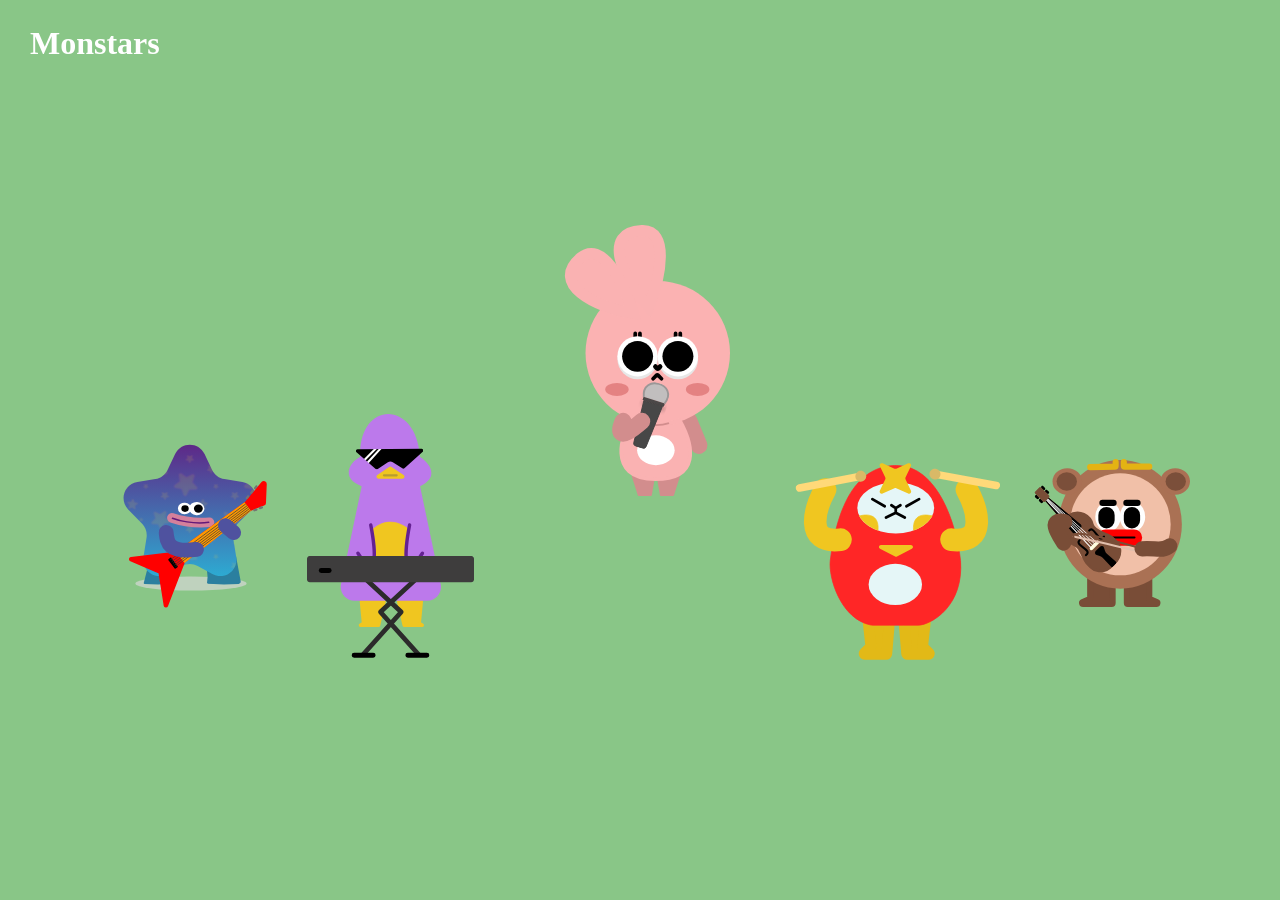
<file: monstars.html>
<!doctype html>
<html lang="en">
  <head>
    <meta charset="UTF-8" />
    <meta name="viewport" content="width=device-width, initial-scale=1.0" />

    <title>Monstars Playground</title>

    <link rel="stylesheet" href="monstar.css" />
    <script src="monstar.js" defer></script>
  </head>

  <body>
    <header>
      <h1>Monstars</h1>
    </header>

    <main>
      <section class="monster-stage">
        <img
          id="bunny"
          class="monster bunny"
          src="Bunny.svg"
          alt="Bunny"
          draggable="false"
        />

        <img
          id="drummer"
          class="monster drummer"
          src="Drummer.svg"
          alt="Drummer"
          draggable="false"
        />

        <img
          id="duckler"
          class="monster duckler"
          src="Duckler.svg"
          alt="Duckler"
          draggable="false"
        />

        <img
          id="guitar"
          class="monster guitar"
          src="Guitar Monster.svg"
          alt="Guitar Monster"
          draggable="false"
        />

        <div id="monking" class="monster monking">
          <img
            id="monking-idle"
            src="Monking.svg"
            alt="Monking"
            draggable="false"
          />

          <video
            id="monking-playing"
            muted
            loop
            playsinline
          >
            <source src="Monking(play).mp4" type="video/mp4" />
          </video>
        </div>
      </section>
    </main>
  </body>
</html>>
</file>
<file: style.css>
/* !!!!! */
/* add in your own font imports here */
/* remember to update them in the rest of the CSS : eg the body selector */

@import url('https://fonts.googleapis.com/css2?family=Work+Sans:ital,wght@0,300;0,400;0,500;0,600;0,700;1,400;1,500&display=swap');


/* !!!!! */
/* change out, and/or add colours to the colour scheme */

:root {
    --colour-1: #171717;
    --colour-2: #f4f1ea;

    --colour-muted: #6b6963;
    --colour-border: #cbc7bd;
    --colour-accent: #d44732;
    --colour-panel: #ebe7de;

    --page-width: 1480px;
    --reading-width: 74ch;
}


/* this swaps the colour order to account for user's OS dark mode */
/* !!!!! */
/* remember to update the colours here too to reflect the above changes */

@media (prefers-color-scheme: dark) {
    :root {
        --colour-1: #f1f0eb;
        --colour-2: #171717;

        --colour-muted: #aaa79f;
        --colour-border: #454545;
        --colour-accent: #ef6b55;
        --colour-panel: #222222;
    }
}


html {
    scroll-behavior: smooth;
}


body {
    background-color: var(--colour-2);
    color: var(--colour-1);

    font-family: 'Work Sans', sans-serif;
    font-size: 1rem;
    line-height: 1.7;

    padding: 0;

    display: flex;
    flex-direction: column;

    min-height: 100vh;
}



/* Header section */
header {
    width: 100%;

    display: flex;
    justify-content: center;

    padding: 3rem 2rem 4rem;

    border-bottom: 1px solid var(--colour-border);
}


.headerInner {
    width: 100%;
    max-width: var(--page-width);
}


.eyebrow {
    margin: 0 0 1.25rem;

    color: var(--colour-accent);

    font-size: 0.75rem;
    font-weight: 600;

    letter-spacing: 0.12em;
    text-transform: uppercase;
}

header h1 {
    margin: 0;

    max-width: 950px;

    font-size: clamp(3rem, 7vw, 7rem);
    font-weight: 500;

    line-height: 0.95;
    letter-spacing: -0.055em;
}


.headerSubtitle {
    margin-top: 1.75rem;

    max-width: 600px;

    color: var(--colour-muted);

    font-size: 1.1rem;
}



/* page structured layout */


.mainNavContainer {
    width: 100%;
    max-width: var(--page-width);

    margin-inline: auto;

    display: grid;
    grid-template-columns: 180px minmax(0, 1fr) 180px;
    gap: 4rem;

    padding: 4rem 2rem 6rem;
}


/* Navigation configuration */
nav {
    display: flex;
    flex-direction: column;
    align-items: flex-start;

    gap: 0.25rem;

    min-width: 0;
}


.navLabel {
    margin: 0 0 1rem;

    color: var(--colour-muted);

    font-size: 0.7rem;
    font-weight: 600;

    letter-spacing: 0.12em;
    text-transform: uppercase;
}


nav a {
    width: 100%;

    padding: 0.7rem 0;

    border-bottom: 1px solid var(--colour-border);

    color: var(--colour-muted);

    font-size: 0.9rem;
    text-decoration: none;

    transition:
        color 180ms ease,
        padding-left 180ms ease;
}


nav a:hover {
    color: var(--colour-1);
    padding-left: 0.4rem;
}


nav .activeNav {
    color: var(--colour-1);
    font-weight: 500;
}


main {
    width: 100%;
    min-width: 0;

    display: flex;
    flex-direction: column;
    align-items: stretch;
}


section {
    width: 100%;
    max-width: var(--reading-width);

    padding-block: 4rem;

    border-top: 1px solid var(--colour-border);
}


section:first-child {
    padding-top: 0;
    border-top: none;
}


.sectionNumber {
    margin: 0 0 1rem;

    color: var(--colour-accent);

    font-size: 0.75rem;
    font-weight: 600;

    letter-spacing: 0.1em;
}


.firstSectionHeading {
    margin-top: 0;
}



/* Typography - I wanted a clean and professional look and so I searched up conventional typeface measurements */
h2 {
    margin: 0 0 2.5rem;

    max-width: 900px;

    font-size: clamp(2rem, 4vw, 3.5rem);
    font-weight: 500;

    line-height: 1.05;
    letter-spacing: -0.035em;
}


h3 {
    margin-top: 3rem;
    margin-bottom: 1rem;

    font-size: 1.35rem;
    font-weight: 600;

    line-height: 1.25;
    letter-spacing: -0.015em;
}


h4 {
    margin-top: 2rem;
    margin-bottom: 0.5rem;

    font-size: 0.8rem;
    font-weight: 600;

    letter-spacing: 0.08em;
    text-transform: uppercase;
}


p {
    max-width: var(--reading-width);
}


b,
strong {
    font-weight: 600;
}


main a,
footer a {
    color: inherit;

    text-decoration-color: var(--colour-accent);
    text-decoration-thickness: 1px;
    text-underline-offset: 0.2em;
}


main a:hover,
footer a:hover {
    color: var(--colour-accent);
}


/* Info section */

.briefBlock {
    margin-block: 2.5rem 3.5rem;

    padding: 1.5rem 1.75rem;

    border-left: 3px solid var(--colour-accent);

    background-color: var(--colour-panel);
}


.briefBlock h4:first-child {
    margin-top: 0;
}


.briefBlock p {
    color: var(--colour-1);
}


/* Interaction Analysis */

.analysisEntry {
    margin-top: 4rem;
    padding-top: 2rem;

    border-top: 1px solid var(--colour-border);
}


.analysisHeading {
    display: flex;
    align-items: baseline;
    gap: 1rem;

    margin-bottom: 1.5rem;
}


.analysisHeading h3 {
    margin: 0;

    font-size: clamp(1.5rem, 3vw, 2.3rem);
    font-weight: 500;

    letter-spacing: -0.03em;
}


.analysisIndex {
    color: var(--colour-accent);

    font-size: 0.75rem;
    font-weight: 600;

    letter-spacing: 0.08em;
}


.placeholderText {
    color: var(--colour-muted);
    font-style: italic;
}


aside {
    visibility: hidden;
}


/* footer section reduced down */

footer {
    width: 100%;

    display: flex;
    justify-content: center;

    margin-top: auto;

    padding: 2.5rem 2rem;

    border-top: 1px solid var(--colour-border);
}


.footerInner {
    width: 100%;
    max-width: var(--page-width);

    display: flex;
    justify-content: space-between;
    align-items: center;

    gap: 2rem;

    color: var(--colour-muted);

    font-size: 0.8rem;
}


.footerLabel {
    color: var(--colour-1);
    font-weight: 500;
}


/* technique from Kevin Powell */
/* https://youtu.be/CU8Plk-53RU?si=zMpP0Pfbg1SaXeDB&t=255 */

/* longer post about how this works and the * + * selector */
/* https://alistapart.com/article/axiomatic-css-and-lobotomized-owls/ */

.prose > * + * {
    margin-block-start: var(--prose-flow, 1em);
}

/* breakpoints from Material Design Spec */
/* https://m3.material.io/foundations/layout/breakpoints/overview */


/* extra-large breakpoint : desktop, ultrawide monitors */

@media (width > 1600px) {

    .mainNavContainer {
        gap: 6rem;
    }

}


/* expanded breakpoint : phone or tablet in landscape, desktop */

@media (width < 1200px) {

    header {
        padding-block: 2.5rem 3rem;
    }

    .mainNavContainer {
        grid-template-columns: 150px minmax(0, 1fr);
        gap: 3rem;
    }

    aside {
        display: none;
    }

}


/* medium breakpoint : tablet in portrait */

@media (width < 840px) {

    header {
        padding: 2rem 1.5rem 2.5rem;
    }

    .mainNavContainer {
        display: flex;
        flex-direction: column;

        padding: 2rem 1.5rem 4rem;
        gap: 3rem;
    }

    nav {
        width: 100%;

        display: grid;
        grid-template-columns: 1fr 1fr;

        border-top: 1px solid var(--colour-border);
    }

    .navLabel {
        grid-column: 1 / -1;

        margin-top: 1rem;
    }

    nav a {
        width: auto;
    }

    nav a:nth-of-type(2) {
        text-align: right;
    }

    main {
        flex: 1;
    }

    section {
        max-width: none;
        padding-block: 3rem;
    }

    footer {
        padding: 2rem 1.5rem;
    }

}


/* compact breakpoint : phone in portrait */

@media (width < 600px) {

    header h1 {
        font-size: 2.75rem;
    }

    .headerSubtitle {
        font-size: 1rem;
    }

    .mainNavContainer {
        padding-inline: 1rem;
    }

    h2 {
        font-size: 2rem;
    }

    h3 {
        font-size: 1.2rem;
    }

    .briefBlock {
        padding: 1.25rem;
    }

    .analysisHeading {
        flex-direction: column;
        gap: 0.35rem;
    }

    .footerInner {
        flex-direction: column;
        align-items: flex-start;
        gap: 0.5rem;
    }

}
.analysisContent {
    position: relative;
    width: 100%;
    margin-bottom: 5rem;
}

footer p {
    display: flex;
    align-items: center;
    justify-content: center;
    gap: 1.5rem;
}

/* It took me 3 hours to try and figure it out, but I got different source and AI to assist me in positioning the images so that they land beside their corresponding descriptions. */

.analysisFigure {
    position: absolute;

    width: 320px;

    right: calc(100% + 3rem);
    top: 0;

    margin: 0;
}


.analysisFigure img {
    display: block;

    width: 100%;
    height: auto;

    border: 1px solid var(--colour-border);
}


.analysisFigure figcaption {
    margin-top: 0.6rem;

    color: var(--colour-muted);

    font-size: 0.75rem;
    line-height: 1.4;
}


.analysisText {
    width: 100%;
    min-width: 0;
}


.analysisText p:first-child {
    margin-top: 0;
}


.analysisText p + p {
    margin-top: 1.25rem;
}

/* !!!!! */
/* add in your own font imports here */
/* remember to update them in the rest of the CSS : eg the body selector */

@import url('https://fonts.googleapis.com/css2?family=Work+Sans:ital,wght@0,300;0,400;0,500;0,600;0,700;1,400;1,500&display=swap');


/* !!!!! */
/* change out, and/or add colours to the colour scheme */

:root {
    --colour-1: #171717;
    --colour-2: #f4f1ea;

    --colour-muted: #6b6963;
    --colour-border: #cbc7bd;
    --colour-accent: #d44732;
    --colour-panel: #ebe7de;

    --page-width: 1480px;
    --reading-width: 74ch;
}


/* this swaps the colour order to account for user's OS dark mode */
/* !!!!! */
/* remember to update the colours here too to reflect the above changes */

@media (prefers-color-scheme: dark) {
    :root {
        --colour-1: #f1f0eb;
        --colour-2: #171717;

        --colour-muted: #aaa79f;
        --colour-border: #454545;
        --colour-accent: #ef6b55;
        --colour-panel: #222222;
    }
}


html {
    scroll-behavior: smooth;
}


body {
    background-color: var(--colour-2);
    color: var(--colour-1);

    font-family: 'Work Sans', sans-serif;
    font-size: 1rem;
    line-height: 1.7;

    padding: 0;

    display: flex;
    flex-direction: column;

    min-height: 100vh;
}



/* Header section */
header {
    width: 100%;

    display: flex;
    justify-content: center;

    padding: 3rem 2rem 4rem;

    border-bottom: 1px solid var(--colour-border);
}


.headerInner {
    width: 100%;
    max-width: var(--page-width);
}


.eyebrow {
    margin: 0 0 1.25rem;

    color: var(--colour-accent);

    font-size: 0.75rem;
    font-weight: 600;

    letter-spacing: 0.12em;
    text-transform: uppercase;
}

header h1 {
    margin: 0;

    max-width: 950px;

    font-size: clamp(3rem, 7vw, 7rem);
    font-weight: 500;

    line-height: 0.95;
    letter-spacing: -0.055em;
}


.headerSubtitle {
    margin-top: 1.75rem;

    max-width: 600px;

    color: var(--colour-muted);

    font-size: 1.1rem;
}



/* page structured layout */


.mainNavContainer {
    width: 100%;
    max-width: var(--page-width);

    margin-inline: auto;

    display: grid;
    grid-template-columns: 180px minmax(0, 1fr) 180px;
    gap: 4rem;

    padding: 4rem 2rem 6rem;
}


/* Navigation configuration */
nav {
    display: flex;
    flex-direction: column;
    align-items: flex-start;

    gap: 0.25rem;

    min-width: 0;
}


.navLabel {
    margin: 0 0 1rem;

    color: var(--colour-muted);

    font-size: 0.7rem;
    font-weight: 600;

    letter-spacing: 0.12em;
    text-transform: uppercase;
}


nav a {
    width: 100%;

    padding: 0.7rem 0;

    border-bottom: 1px solid var(--colour-border);

    color: var(--colour-muted);

    font-size: 0.9rem;
    text-decoration: none;

    transition:
        color 180ms ease,
        padding-left 180ms ease;
}


nav a:hover {
    color: var(--colour-1);
    padding-left: 0.4rem;
}


nav .activeNav {
    color: var(--colour-1);
    font-weight: 500;
}


main {
    width: 100%;
    min-width: 0;

    display: flex;
    flex-direction: column;
    align-items: stretch;
}


section {
    width: 100%;
    max-width: var(--reading-width);

    padding-block: 4rem;

    border-top: 1px solid var(--colour-border);
}


section:first-child {
    padding-top: 0;
    border-top: none;
}


.sectionNumber {
    margin: 0 0 1rem;

    color: var(--colour-accent);

    font-size: 0.75rem;
    font-weight: 600;

    letter-spacing: 0.1em;
}


.firstSectionHeading {
    margin-top: 0;
}



/* Typography - I wanted a clean and professional look and so I searched up conventional typeface measurements */
h2 {
    margin: 0 0 2.5rem;

    max-width: 900px;

    font-size: clamp(2rem, 4vw, 3.5rem);
    font-weight: 500;

    line-height: 1.05;
    letter-spacing: -0.035em;
}


h3 {
    margin-top: 3rem;
    margin-bottom: 1rem;

    font-size: 1.35rem;
    font-weight: 600;

    line-height: 1.25;
    letter-spacing: -0.015em;
}


h4 {
    margin-top: 2rem;
    margin-bottom: 0.5rem;

    font-size: 0.8rem;
    font-weight: 600;

    letter-spacing: 0.08em;
    text-transform: uppercase;
}


p {
    max-width: var(--reading-width);
}


b,
strong {
    font-weight: 600;
}


main a,
footer a {
    color: inherit;

    text-decoration-color: var(--colour-accent);
    text-decoration-thickness: 1px;
    text-underline-offset: 0.2em;
}


main a:hover,
footer a:hover {
    color: var(--colour-accent);
}


/* Info section */

.briefBlock {
    margin-block: 2.5rem 3.5rem;

    padding: 1.5rem 1.75rem;

    border-left: 3px solid var(--colour-accent);

    background-color: var(--colour-panel);
}


.briefBlock h4:first-child {
    margin-top: 0;
}


.briefBlock p {
    color: var(--colour-1);
}


/* Interaction Analysis */

.analysisEntry {
    margin-top: 4rem;
    padding-top: 2rem;

    border-top: 1px solid var(--colour-border);
}


.analysisHeading {
    display: flex;
    align-items: baseline;
    gap: 1rem;

    margin-bottom: 1.5rem;
}


.analysisHeading h3 {
    margin: 0;

    font-size: clamp(1.5rem, 3vw, 2.3rem);
    font-weight: 500;

    letter-spacing: -0.03em;
}


.analysisIndex {
    color: var(--colour-accent);

    font-size: 0.75rem;
    font-weight: 600;

    letter-spacing: 0.08em;
}


.placeholderText {
    color: var(--colour-muted);
    font-style: italic;
}


aside {
    visibility: hidden;
}


/* footer section reduced down */

footer {
    width: 100%;

    display: flex;
    justify-content: center;

    margin-top: auto;

    padding: 2.5rem 2rem;

    border-top: 1px solid var(--colour-border);
}


.footerInner {
    width: 100%;
    max-width: var(--page-width);

    display: flex;
    justify-content: space-between;
    align-items: center;

    gap: 2rem;

    color: var(--colour-muted);

    font-size: 0.8rem;
}


.footerLabel {
    color: var(--colour-1);
    font-weight: 500;
}


/* technique from Kevin Powell */
/* https://youtu.be/CU8Plk-53RU?si=zMpP0Pfbg1SaXeDB&t=255 */

/* longer post about how this works and the * + * selector */
/* https://alistapart.com/article/axiomatic-css-and-lobotomized-owls/ */

.prose > * + * {
    margin-block-start: var(--prose-flow, 1em);
}

/* breakpoints from Material Design Spec */
/* https://m3.material.io/foundations/layout/breakpoints/overview */


/* extra-large breakpoint : desktop, ultrawide monitors */

@media (width > 1600px) {

    .mainNavContainer {
        gap: 6rem;
    }

}


/* expanded breakpoint : phone or tablet in landscape, desktop */

@media (width < 1200px) {

    header {
        padding-block: 2.5rem 3rem;
    }

    .mainNavContainer {
        grid-template-columns: 150px minmax(0, 1fr);
        gap: 3rem;
    }

    aside {
        display: none;
    }

}


/* medium breakpoint : tablet in portrait */

@media (width < 840px) {

    header {
        padding: 2rem 1.5rem 2.5rem;
    }

    .mainNavContainer {
        display: flex;
        flex-direction: column;

        padding: 2rem 1.5rem 4rem;
        gap: 3rem;
    }

    nav {
        width: 100%;

        display: grid;
        grid-template-columns: 1fr 1fr;

        border-top: 1px solid var(--colour-border);
    }

    .navLabel {
        grid-column: 1 / -1;

        margin-top: 1rem;
    }

    nav a {
        width: auto;
    }

    nav a:nth-of-type(2) {
        text-align: right;
    }

    main {
        flex: 1;
    }

    section {
        max-width: none;
        padding-block: 3rem;
    }

    footer {
        padding: 2rem 1.5rem;
    }

}


/* compact breakpoint : phone in portrait */

@media (width < 600px) {

    header h1 {
        font-size: 2.75rem;
    }

    .headerSubtitle {
        font-size: 1rem;
    }

    .mainNavContainer {
        padding-inline: 1rem;
    }

    h2 {
        font-size: 2rem;
    }

    h3 {
        font-size: 1.2rem;
    }

    .briefBlock {
        padding: 1.25rem;
    }

    .analysisHeading {
        flex-direction: column;
        gap: 0.35rem;
    }

    .footerInner {
        flex-direction: column;
        align-items: flex-start;
        gap: 0.5rem;
    }

}

.analysisContent {
    position: relative;
    width: 100%;
    margin-bottom: 5rem;
}

footer p {
    display: flex;
    align-items: center;
    justify-content: center;
    gap: 1.5rem;
}

/* It took me 3 hours to try and figure it out, but I got different source and AI to assist me in positioning the images so that they land beside their corresponding descriptions. */

.analysisFigure {
    position: absolute;

    width: 320px;

    right: calc(100% + 3rem);
    top: 0;

    margin: 0;
}


.analysisFigure img {
    display: block;

    width: 100%;
    height: auto;

    border: 1px solid var(--colour-border);
}


.analysisFigure figcaption {
    margin-top: 0.6rem;

    color: var(--colour-muted);

    font-size: 0.75rem;
    line-height: 1.4;
}


.analysisText {
    width: 100%;
    min-width: 0;
}


.analysisText p:first-child {
    margin-top: 0;
}


.analysisText p + p {
    margin-top: 1.25rem;
}


/* Git commit history section */

/* this creates a stylalised frame around the commit history */
.commitHistory {
    width: 100%;

    margin-top: 1.5rem;

    border: 1px solid var(--colour-border);

    background-color: var(--colour-panel);
}


/* this makes the dropdown heading look like a button rather than a flat desig */
.commitHistory summary {
    padding: 1rem 1.25rem;

    cursor: pointer;

    color: var(--colour-1);
    background-color: var(--colour-panel);

    font-size: 0.85rem;
    font-weight: 600;

    letter-spacing: 0.04em;

    transition:
        background-color 180ms ease,
        color 180ms ease;
}


/* changes the button colour when hovering over it */
.commitHistory summary:hover {
    background-color: #d97732;
    color: var(--colour-2);
}


/* keeps the button highlighted when the table is open */
.commitHistory[open] summary {
    border-bottom: 1px solid var(--colour-border);
}


/* gives the table some space inside the frame */
.commitTableContainer {
    width: 100%;

    padding: 1rem;

    overflow-x: auto;
}


/* I decided to style the actual git commit table */
.commitTableContainer table {
    width: 100%;

    border-collapse: collapse;

    background-color: var(--colour-2);

    font-size: 0.8rem;
    line-height: 1.5;
}


/* creates the table grid */
.commitTableContainer th,
.commitTableContainer td {
    padding: 0.8rem 1rem;

    border: 1px solid var(--colour-border);

    text-align: left;
    vertical-align: top;
}


/* makes the table headings easier to separate */
.commitTableContainer th {
    background-color: var(--colour-panel);

    font-weight: 600;
}


/* subtle hover effect the slight transparencywhen looking through commits */
.commitTableContainer tbody tr {
    transition: background-color 150ms ease;
}


.commitTableContainer tbody tr:hover {
    background-color: var(--colour-panel);
}



.commitTableContainer td:nth-child(2) {
    min-width: 220px;
}


/* gives the commit subject enough room for legiability */
.commitTableContainer td:nth-child(3) {
    min-width: 280px;
}


/* makes the Git history work better on smaller screens */
@media (width < 600px) {

    .commitHistory summary {
        padding: 0.9rem 1rem;
    }

    .commitTableContainer {
        padding: 0.75rem;
    }

    .commitTableContainer table {
        min-width: 750px;
    }

}
</file>
<file: monstar.css>
* {
    box-sizing: border-box;
}

html,
body {
    margin: 0;
    padding: 0;
    width: 100%;
    height: 100%;
    overflow: hidden;
}

/* Monster Stage - design template avaliable in Figma */

.monster-stage {
    position: relative;

    width: 100vw;
    height: 100vh;

    background-color: rgb(137, 198, 135);
    background-size: cover;
    background-position: center;
    background-repeat: no-repeat;

    overflow: hidden;
}

header {
    position: absolute;

    top: 25px;
    left: 30px;

    z-index: 100;
}

header h1 {
    margin: 0;

    color: white;
}

.monster {
    position: absolute;

    height: auto;

    cursor: grab;

    user-select: none;

    /* prevents browser image dragging */

    -webkit-user-drag: none;

    z-index: 10;
}

.monster:active {
    cursor: grabbing;
}

/* Starting positions */

.guitar {
    width: 15%;

    left: 8%;
    top: 47%;
}

.duckler {
    width: 13%;

    left: 24%;
    top: 46%;
}

.bunny {
    width: 13%;

    left: 44%;
    top: 25%;
}

.drummer {
    width: 17%;

    left: 62%;
    top: 48%;
}

.monking {
    width: 13%;

    left: 80%;
    top: 51%;
}

.monster {
    position: absolute;

    height: auto;

    cursor: grab;

    user-select: none;

    -webkit-user-drag: none;

    z-index: 10;

    /* default idle animation */

    animation: monsterSquish 1.4s ease-in-out infinite;

    /* makes the squish happen from the foots position */

    transform-origin: bottom center;

    touch-action: none;
}

@keyframes monsterSquish {
    0% {
        transform: scaleX(1) scaleY(1);
    }

    25% {
        transform: scaleX(1.04) scaleY(0.96);
    }

    50% {
        transform: scaleX(0.98) scaleY(1.03);
    }

    75% {
        transform: scaleX(1.03) scaleY(0.97);
    }

    100% {
        transform: scaleX(1) scaleY(1);
    }
}

.monking img,
.monking video {
  width: 100%;
  height: auto;
  display: block;
}

#monking-playing {
  display: none;
}
</file>
